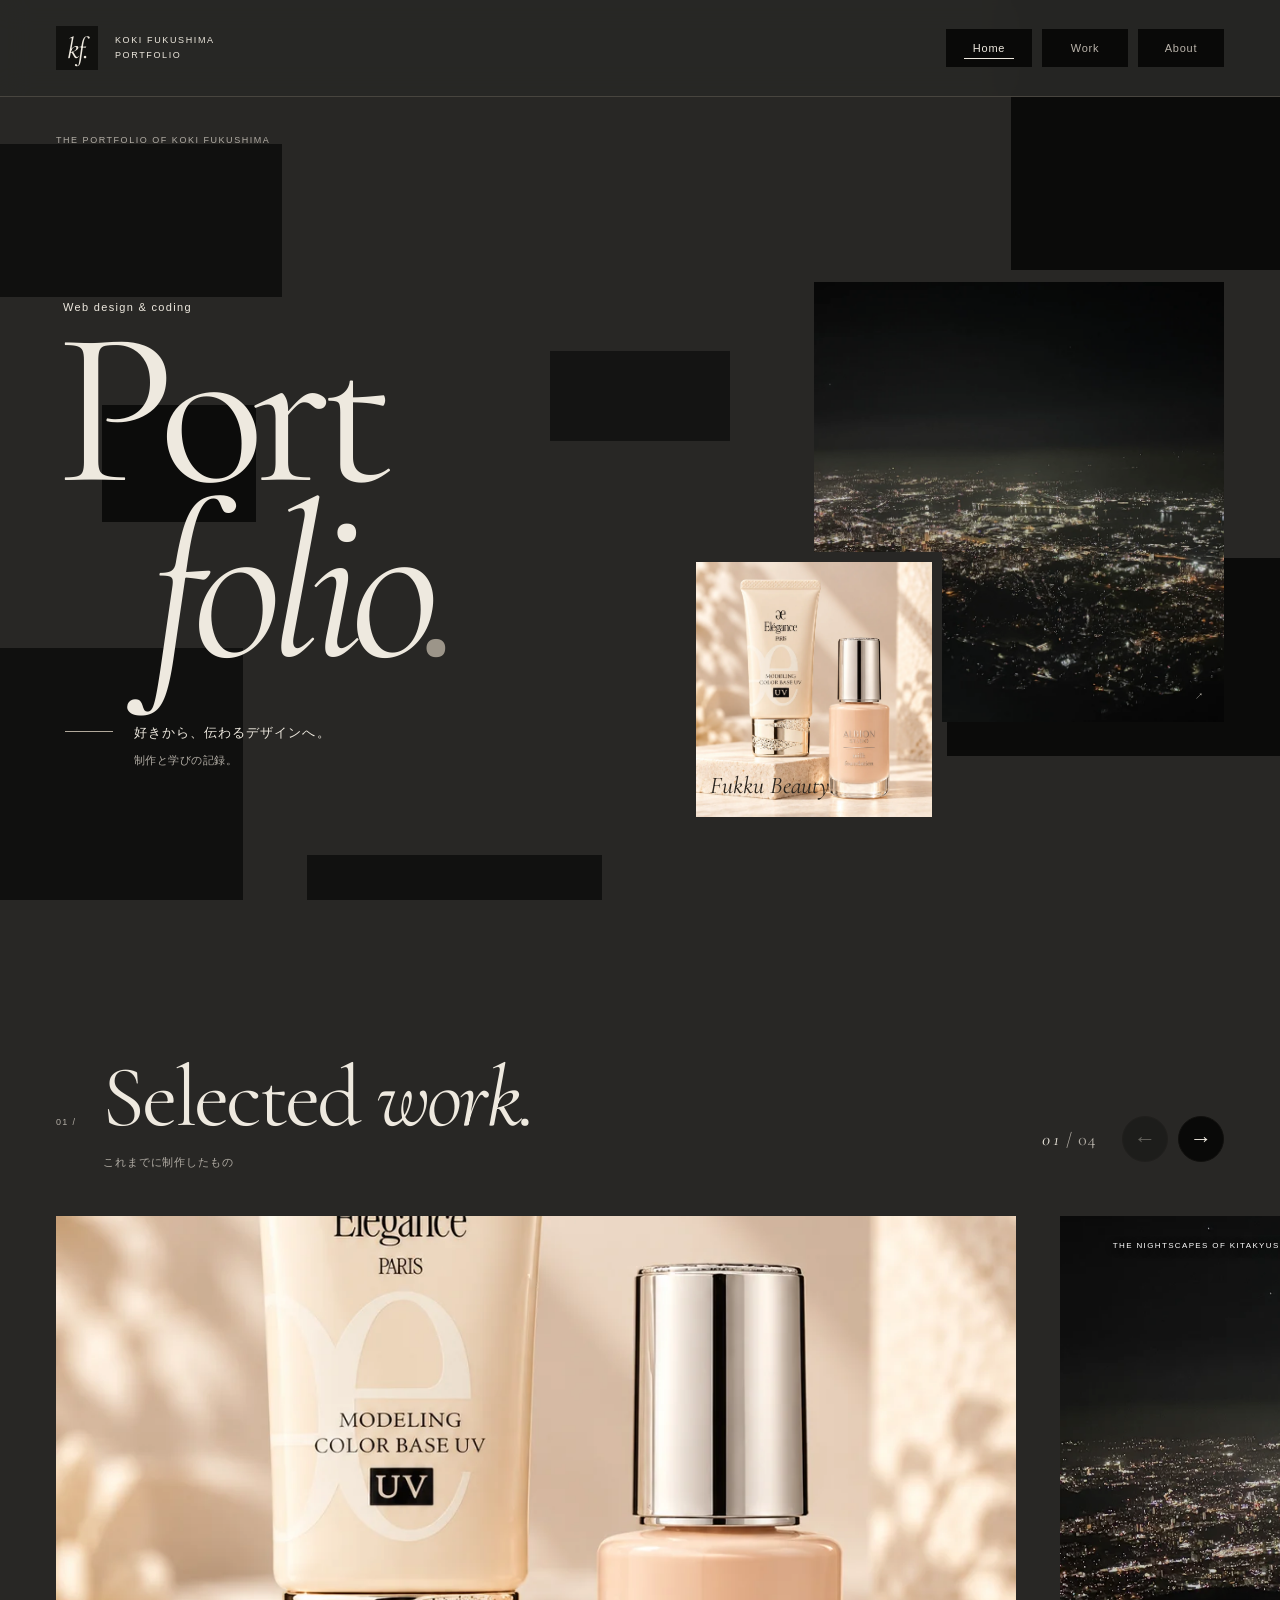
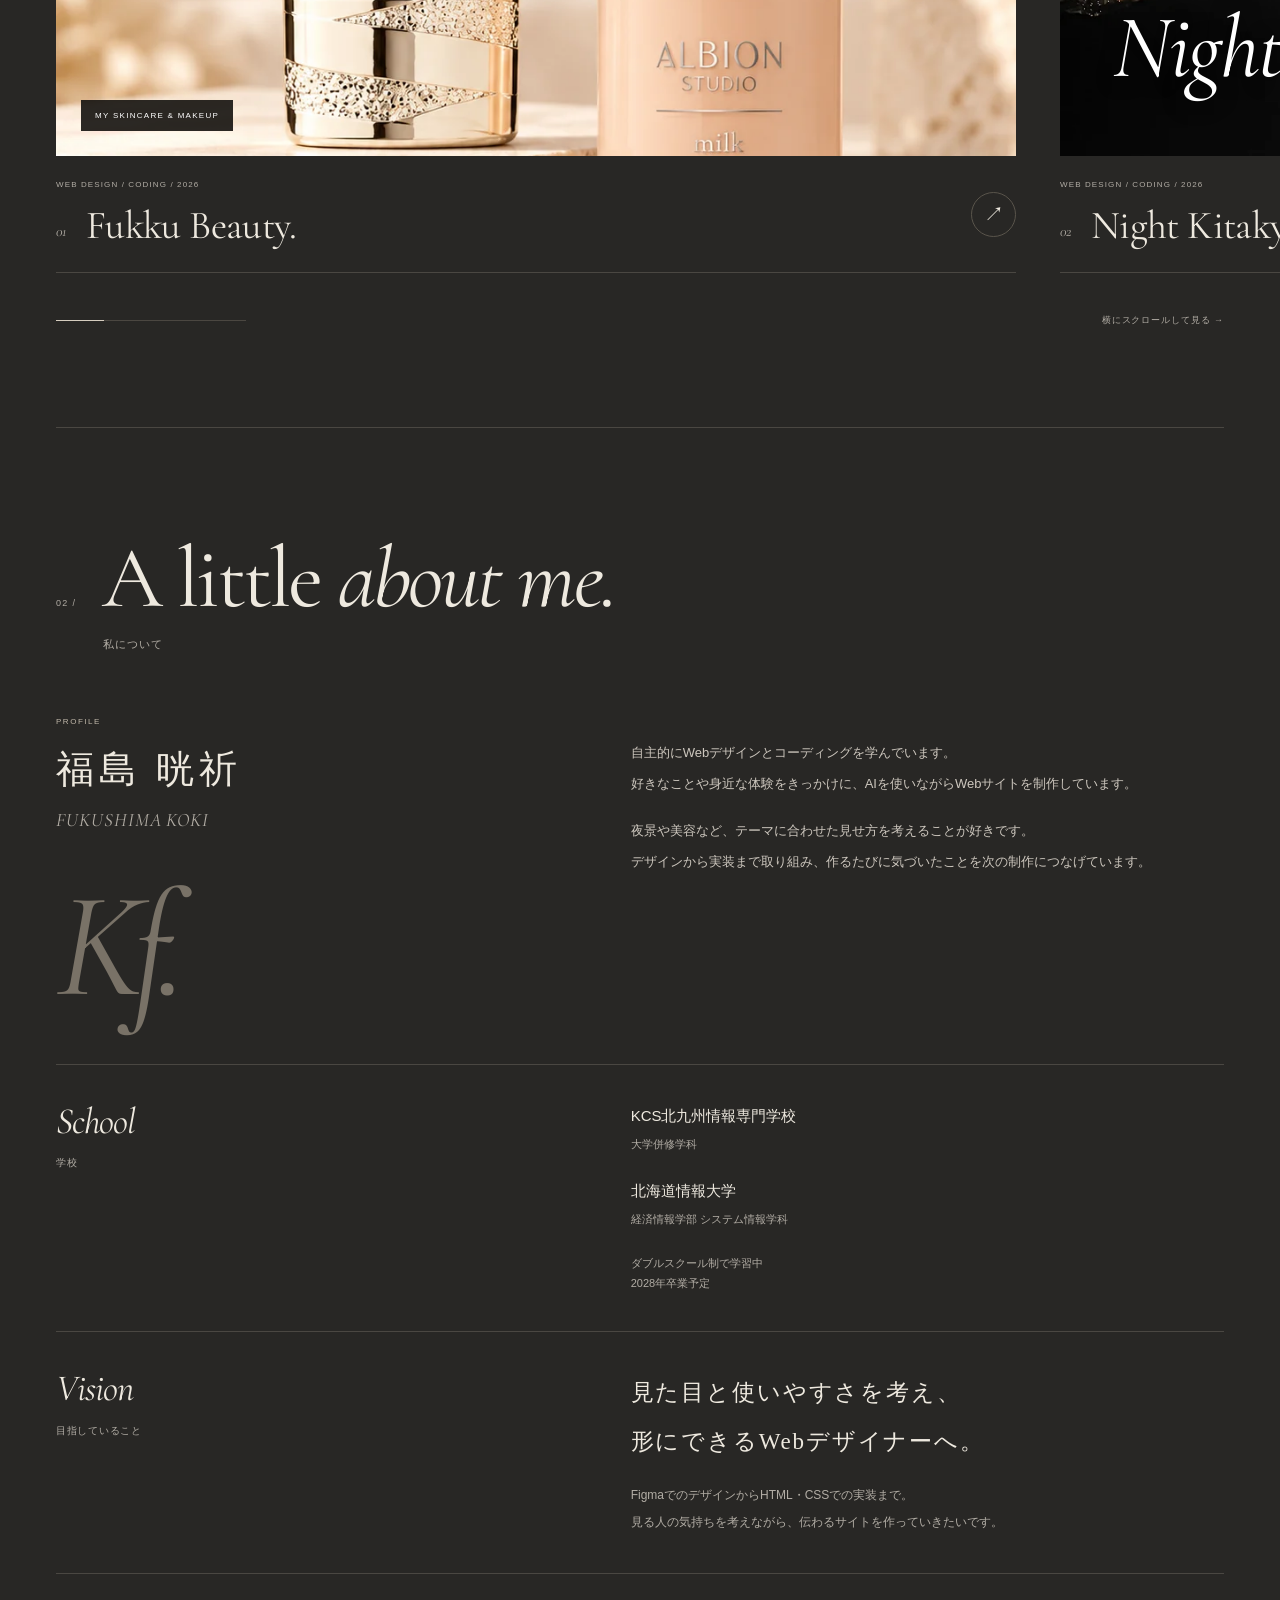
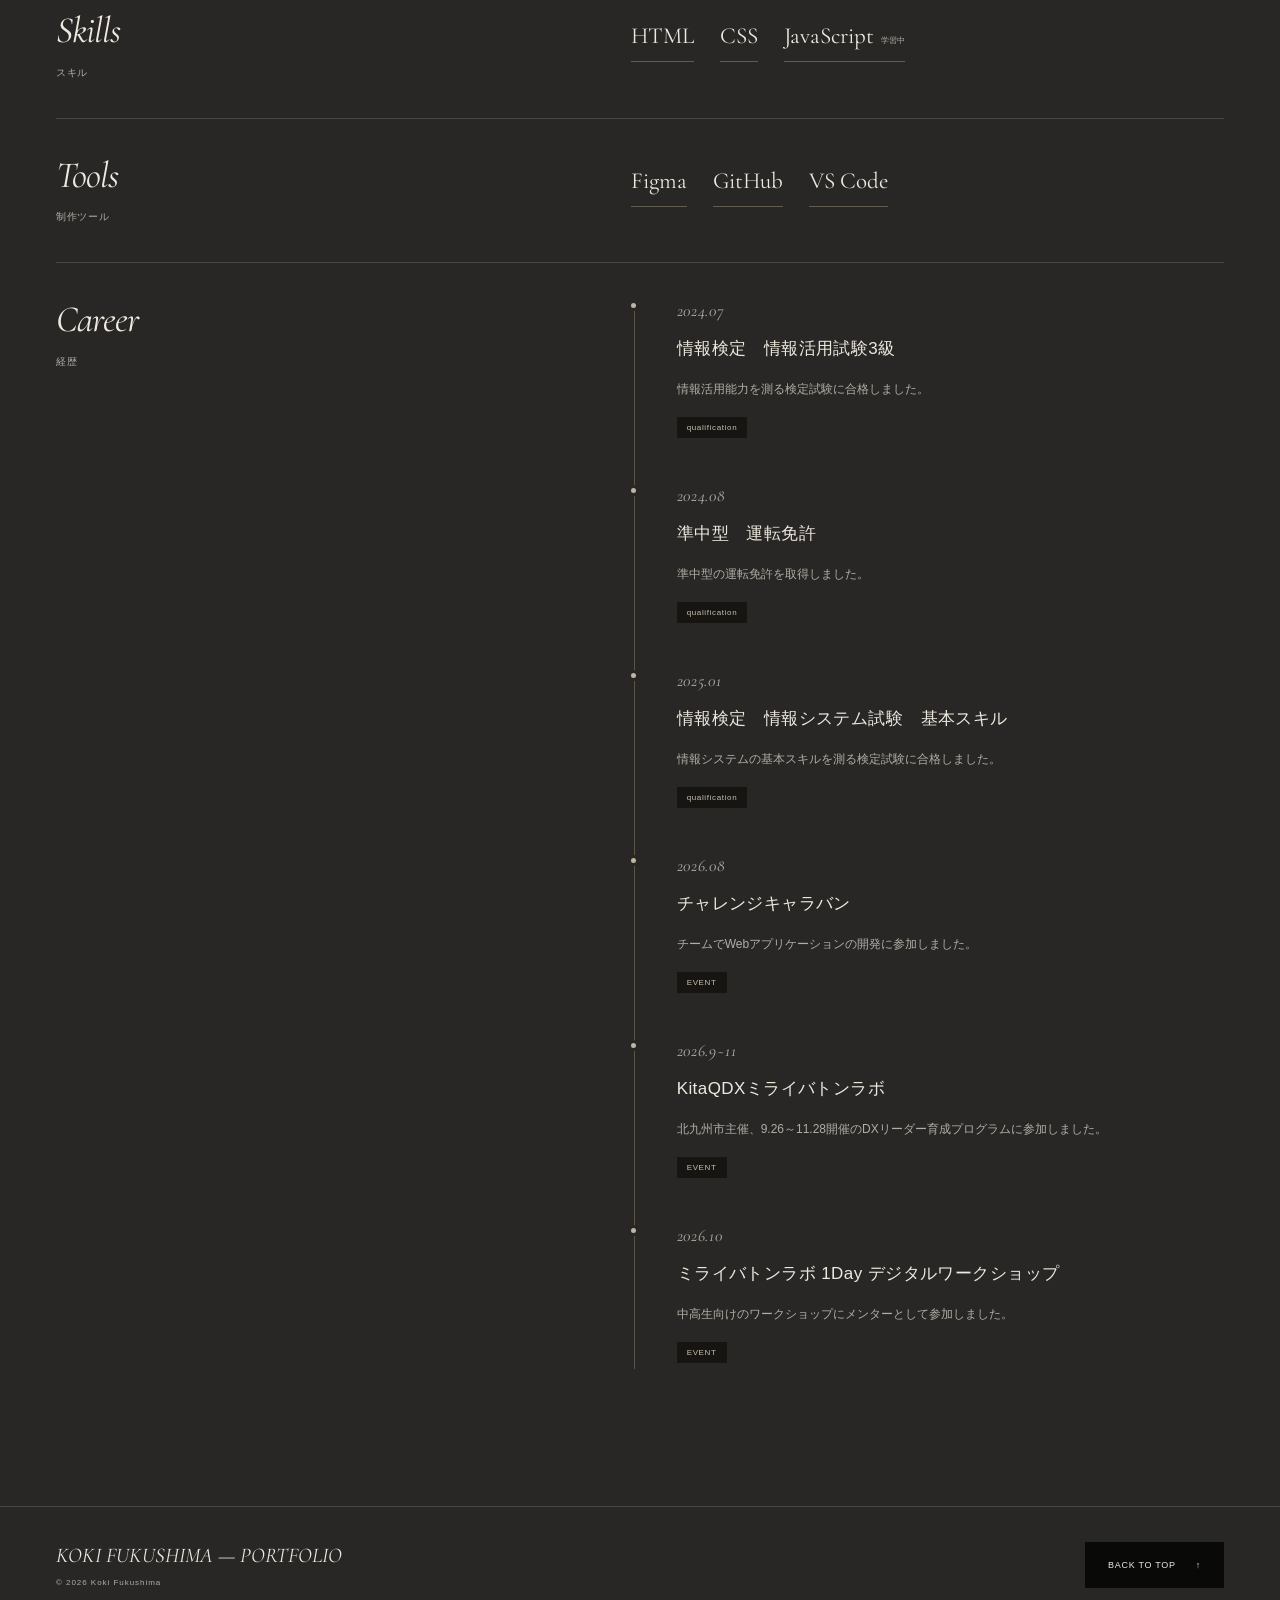
<file: index.html>
<!doctype html>
<html lang="ja">

<head>
  <meta charset="utf-8" />
  <meta name="viewport" content="width=device-width,initial-scale=1" />
  <meta name="theme-color" content="#292929" />
  <title>Koki Fukushima — Portfolio</title>
  <meta name="description" content="福島晄祈のポートフォリオ。Webデザインとコーディングの制作作品、プロフィール、活動の記録を紹介します。" />
  <link rel="icon" href="assets/favicon.svg" type="image/svg+xml" />
  <script>
    // 初回・トップ表示のみ。再訪、ページ内リンク、動きを減らす設定では省略。
    (() => {
      try {
        const navigation = performance.getEntriesByType('navigation')[0];
        if (location.hash || navigation?.type === 'back_forward' ||
          matchMedia('(prefers-reduced-motion: reduce)').matches ||
          sessionStorage.getItem('portfolio-intro-seen')) return;
        document.documentElement.classList.add('intro-active', 'intro-preparing');
        // 外部スクリプトが読み込めなくても、画面をふさぎ続けない。
        window.portfolioIntroSafety = setTimeout(() => {
          document.documentElement.classList.remove('intro-active', 'intro-preparing');
        }, 4000);
      } catch { }
    })();
  </script>
  <link rel="stylesheet" href="assets/fonts/fonts.css" />
  <link rel="stylesheet" href="styles.css" />
  <link rel="stylesheet" href="editorial.css" />
  <link rel="stylesheet" href="intro.css" />
  <script defer src="intro.js"></script>
  <script defer src="app.js"></script>
</head>

<body>
  <div class="site-intro" role="status" aria-label="ポートフォリオを読み込んでいます">
    <div class="intro-content" aria-hidden="true">
      <span class="intro-eyebrow">KOKI FUKUSHIMA</span>
      <span class="intro-monogram">Kf<span>.</span></span>
      <span class="intro-rule"></span>
      <span class="intro-caption">WEB DESIGN &amp; CODING</span>
    </div>
    <button class="intro-skip" type="button">SKIP INTRO <span aria-hidden="true">↗</span></button>
    <span class="intro-edition" aria-hidden="true">PORTFOLIO — 2026</span>
  </div>
  <div class="ambient-background" aria-hidden="true">
    <div class="ambient-scene">
      <span class="ambient-block"></span>
      <span class="ambient-block"></span>
      <span class="ambient-block"></span>
      <span class="ambient-block"></span>
      <span class="ambient-block"></span>
      <span class="ambient-block"></span>
      <span class="ambient-block"></span>
    </div>
  </div>
  <a class="skip" href="#main">本文へスキップ</a>
  <header class="site-header">
    <div class="wrap header-inner">
      <a class="brand" href="index.html#home" aria-label="福島晄祈のポートフォリオ ホーム">
        <span class="brand-mark">kf.</span>
        <span class="brand-name">KOKI FUKUSHIMA<br />PORTFOLIO</span>
      </a>
      <nav class="nav" aria-label="メインナビゲーション">
        <a href="#home" aria-current="location">Home</a>
        <a href="#work">Work</a>
        <a href="#about">About</a>
      </nav>
    </div>
  </header>

  <main id="main">
    <section id="home" class="hero wrap fade-in" aria-labelledby="home-title">
      <div class="hero-top">
        <p class="micro">THE PORTFOLIO OF KOKI FUKUSHIMA</p>
      </div>
      <div class="hero-editorial">
        <div class="hero-type">
          <p class="hero-pretitle">Web design & coding</p>
          <h1 id="home-title" aria-label="Portfolio">
            <span class="title-first">Port</span>
            <span class="title-second">folio<span class="title-period">.</span></span>
          </h1>
          <div class="hero-description">
            <span class="fine-line" aria-hidden="true"></span>
            <p>好きから、伝わるデザインへ。<br /><span>制作と学びの記録。</span></p>
          </div>
        </div>
        <div class="hero-composition">
          <a class="hero-image hero-image-night" href="work/night-kitakyu/index.html"
            aria-label="Night Kitakyuの作品詳細を見る">
            <img src="assets/night.webp" alt="北九州の街に広がる夜景" fetchpriority="high" />
            <span class="hero-image-label">
              02 / NIGHT KITAKYU <span aria-hidden="true">↗</span>
            </span>
          </a>
          <a class="hero-image hero-image-beauty" href="work/fukku-beauty/index.html"
            aria-label="Fukku Beauty.の作品詳細を見る">
            <img src="assets/beauty.webp" alt="やわらかな光の中のメイク用品" />
            <span class="hero-beauty-label">Fukku Beauty.</span>
          </a>
        </div>
      </div>
    </section>

    <section id="work" class="section work-section" aria-labelledby="work-title">
      <div class="wrap section-head">
        <div>
          <div class="section-heading">
            <span class="section-index">01 /</span>
            <h2 id="work-title">Selected <em>work.</em></h2>
          </div>
          <p class="section-sub">これまでに制作したもの</p>
        </div>
        <div class="work-controls">
          <p class="work-count" aria-live="polite" aria-atomic="true">
            <strong data-current>01</strong> / 04
          </p>
          <button class="arrow-button" data-direction="prev" type="button" aria-label="前の作品へ" disabled>
            <span class="arrow-icon" aria-hidden="true">←</span>
          </button>
          <button class="arrow-button" data-direction="next" type="button" aria-label="次の作品へ">
            <span class="arrow-icon" aria-hidden="true">→</span>
          </button>
        </div>
      </div>
      <div class="work-track" tabindex="0" role="region" aria-label="作品一覧。横スクロール、左右の矢印キー、または前後のボタンで移動できます">
        <article class="work-card">
          <a class="card-link" href="work/fukku-beauty/index.html" aria-label="Fukku Beauty.の作品詳細を見る">
            <div class="card-visual visual-beauty">
              <img src="assets/beauty.webp" alt="メイク・スキンケアサイトで使用しているベースメイク用品の画像" loading="lazy" decoding="async" />
              <span class="visual-label">MY SKINCARE & MAKEUP</span>
            </div>
            <div class="card-meta">
              <div>
                <p class="card-kicker">
                  WEB DESIGN / CODING <span aria-hidden="true"> / </span> 2026
                </p>
                <h3><span class="card-number">01</span>Fukku Beauty.</h3>
              </div>
              <span class="card-open" aria-hidden="true">↗</span>
            </div>
          </a>
        </article>
        <article class="work-card">
          <a class="card-link" href="work/night-kitakyu/index.html" aria-label="Night Kitakyuの作品詳細を見る">
            <div class="card-visual visual-night">
              <img src="assets/night.webp" alt="Night Kitakyuで使用している皿倉山からの夜景写真" loading="lazy" decoding="async" />
              <span class="visual-title">Night Kitakyu</span>
              <span class="visual-corner">THE NIGHTSCAPES OF KITAKYUSHU</span>
            </div>
            <div class="card-meta">
              <div>
                <p class="card-kicker">
                  WEB DESIGN / CODING <span aria-hidden="true"> / </span> 2026
                </p>
                <h3><span class="card-number">02</span>Night Kitakyu</h3>
              </div>
              <span class="card-open" aria-hidden="true">↗</span>
            </div>
          </a>
        </article>
        <article class="work-card">
          <a class="card-link" href="work/toresyoku/index.html" aria-label="トレ食の作品詳細を見る">
            <div class="card-visual visual-toresyoku">
              <img src="assets/toresyoku.webp" alt="トレ食のロゴ。食事とトレーニングを組み合わせた赤いビジュアル" loading="lazy" decoding="async" />
            </div>
            <div class="card-meta">
              <div>
                <p class="card-kicker">
                  WEB DESIGN / CODING <span aria-hidden="true"> / </span> 2026
                </p>
                <h3><span class="card-number">03</span>トレ食</h3>
              </div>
              <span class="card-open" aria-hidden="true">↗</span>
            </div>
          </a>
        </article>
        <article class="work-card">
          <a class="card-link" href="work/mens-makeup/index.html" aria-label="メンズメイク基礎編の作品詳細を見る">
            <div class="card-visual visual-mens">
              <img src="assets/mens.webp" alt="メンズメイク基礎編で使用している洗顔のイラスト" loading="lazy" decoding="async" />
              <span class="visual-label">清潔感、たったの５ステップで。</span>
            </div>
            <div class="card-meta">
              <div>
                <p class="card-kicker">
                  WEB DESIGN / CODING <span aria-hidden="true"> / </span> 2026
                </p>
                <h3><span class="card-number">04</span>メンズメイク基礎編</h3>
              </div>
              <span class="card-open" aria-hidden="true">↗</span>
            </div>
          </a>
        </article>
      </div>
      <div class="wrap work-foot">
        <div class="progress" aria-hidden="true">
          <div class="progress-bar"></div>
        </div>
        <p class="work-hint">横にスクロールして見る <span aria-hidden="true">→</span></p>
      </div>
    </section>

    <section id="about" class="section about wrap" aria-labelledby="about-title">
      <div class="section-heading">
        <span class="section-index">02 /</span>
        <h2 id="about-title">A little <em>about me.</em></h2>
      </div>
      <p class="section-sub">私について</p>
      <div class="about-intro">
        <div>
          <p class="profile-caption">PROFILE</p>
          <h3 class="profile-name">福島 晄祈</h3>
          <p class="profile-en">FUKUSHIMA KOKI</p>
          <div class="profile-mark" aria-hidden="true">Kf.</div>
        </div>
        <div class="profile-text">
          <p>自主的にWebデザインとコーディングを学んでいます。<br />好きなことや身近な体験をきっかけに、AIを使いながらWebサイトを制作しています。</p>
          <p>夜景や美容など、テーマに合わせた見せ方を考えることが好きです。<br />デザインから実装まで取り組み、作るたびに気づいたことを次の制作につなげています。</p>
        </div>
      </div>
      <div class="about-group">
        <div class="group-label">
          <h3 lang="en">School</h3>
          <p>学校</p>
        </div>
        <div>
          <div class="education-item">
            <p class="school">KCS北九州情報専門学校</p>
            <p class="school-detail">大学併修学科</p>
          </div>
          <div class="education-item">
            <p class="school">北海道情報大学</p>
            <p class="school-detail">経済情報学部 システム情報学科</p>
            <br />
            <p class="school-detail">ダブルスクール制で学習中<br />2028年卒業予定</p>
          </div>
        </div>
      </div>
      <div class="about-group">
        <div class="group-label">
          <h3 lang="en">Vision</h3>
          <p>目指していること</p>
        </div>
        <div>
          <p class="about-vision">見た目と使いやすさを考え、<br />形にできるWebデザイナーへ。</p>
          <p class="about-note">
            FigmaでのデザインからHTML・CSSでの実装まで。<br />
            見る人の気持ちを考えながら、伝わるサイトを作っていきたいです。
          </p>
        </div>
      </div>
      <div class="about-group">
        <div class="group-label">
          <h3 lang="en">Skills</h3>
          <p>スキル</p>
        </div>
        <div>
          <div class="skills">
            <span class="skill">HTML</span>
            <span class="skill">CSS</span>
            <span class="skill">JavaScript<small>学習中</small></span>
          </div>
        </div>
      </div>
      <div class="about-group">
        <div class="group-label">
          <h3 lang="en">Tools</h3>
          <p>制作ツール</p>
        </div>
        <div>
          <div class="skills">
            <span class="skill">Figma</span>
            <span class="skill">GitHub</span>
            <span class="skill">VS Code</span>
          </div>
        </div>
      </div>
      <div class="about-group events">
        <div class="group-label">
          <h3 lang="en">Career</h3>
          <p>経歴</p>
        </div>
        <div class="timeline">
          <article class="timeline-item">
            <time datetime="2024-07">2024.07</time>
            <h4>情報検定　情報活用試験3級</h4>
            <p>情報活用能力を測る検定試験に合格しました。</p>
            <span class="event-type">qualification</span>
          </article>

          <article class="timeline-item">
            <time datetime="2024-08">2024.08</time>
            <h4>準中型　運転免許</h4>
            <p>準中型の運転免許を取得しました。</p>
            <span class="event-type">qualification</span>
          </article>

          <article class="timeline-item">
            <time datetime="2025-01">2025.01</time>
            <h4>情報検定　情報システム試験　基本スキル</h4>
            <p>情報システムの基本スキルを測る検定試験に合格しました。</p>
            <span class="event-type">qualification</span>
          </article>

          <article class="timeline-item">
            <time datetime="2026-08">2026.08</time>
            <h4>チャレンジキャラバン</h4>
            <p>チームでWebアプリケーションの開発に参加しました。</p>
            <span class="event-type">EVENT</span>
          </article>

          <article class="timeline-item">
            <time datetime="2026-10">2026.9~11</time>
            <h4>KitaQDXミライバトンラボ</h4>
            <p>北九州市主催、9.26～11.28開催のDXリーダー育成プログラムに参加しました。</p>
            <span class="event-type">EVENT</span>
          </article>

          <article class="timeline-item">
            <time datetime="2026-10">2026.10</time>
            <h4>ミライバトンラボ 1Day デジタルワークショップ</h4>
            <p>中高生向けのワークショップにメンターとして参加しました。</p>
            <span class="event-type">EVENT</span>
          </article>
        </div>
      </div>
    </section>
  </main>

  <footer class="footer">
    <div class="wrap footer-inner">
      <div>
        <p class="footer-title">KOKI FUKUSHIMA — PORTFOLIO</p>
        <p class="footer-copy">© 2026 Koki Fukushima</p>
      </div>
      <a class="back-top" href="index.html#home">BACK TO TOP <span aria-hidden="true">↑</span></a>
    </div>
  </footer>
</body>

</html>
</file>
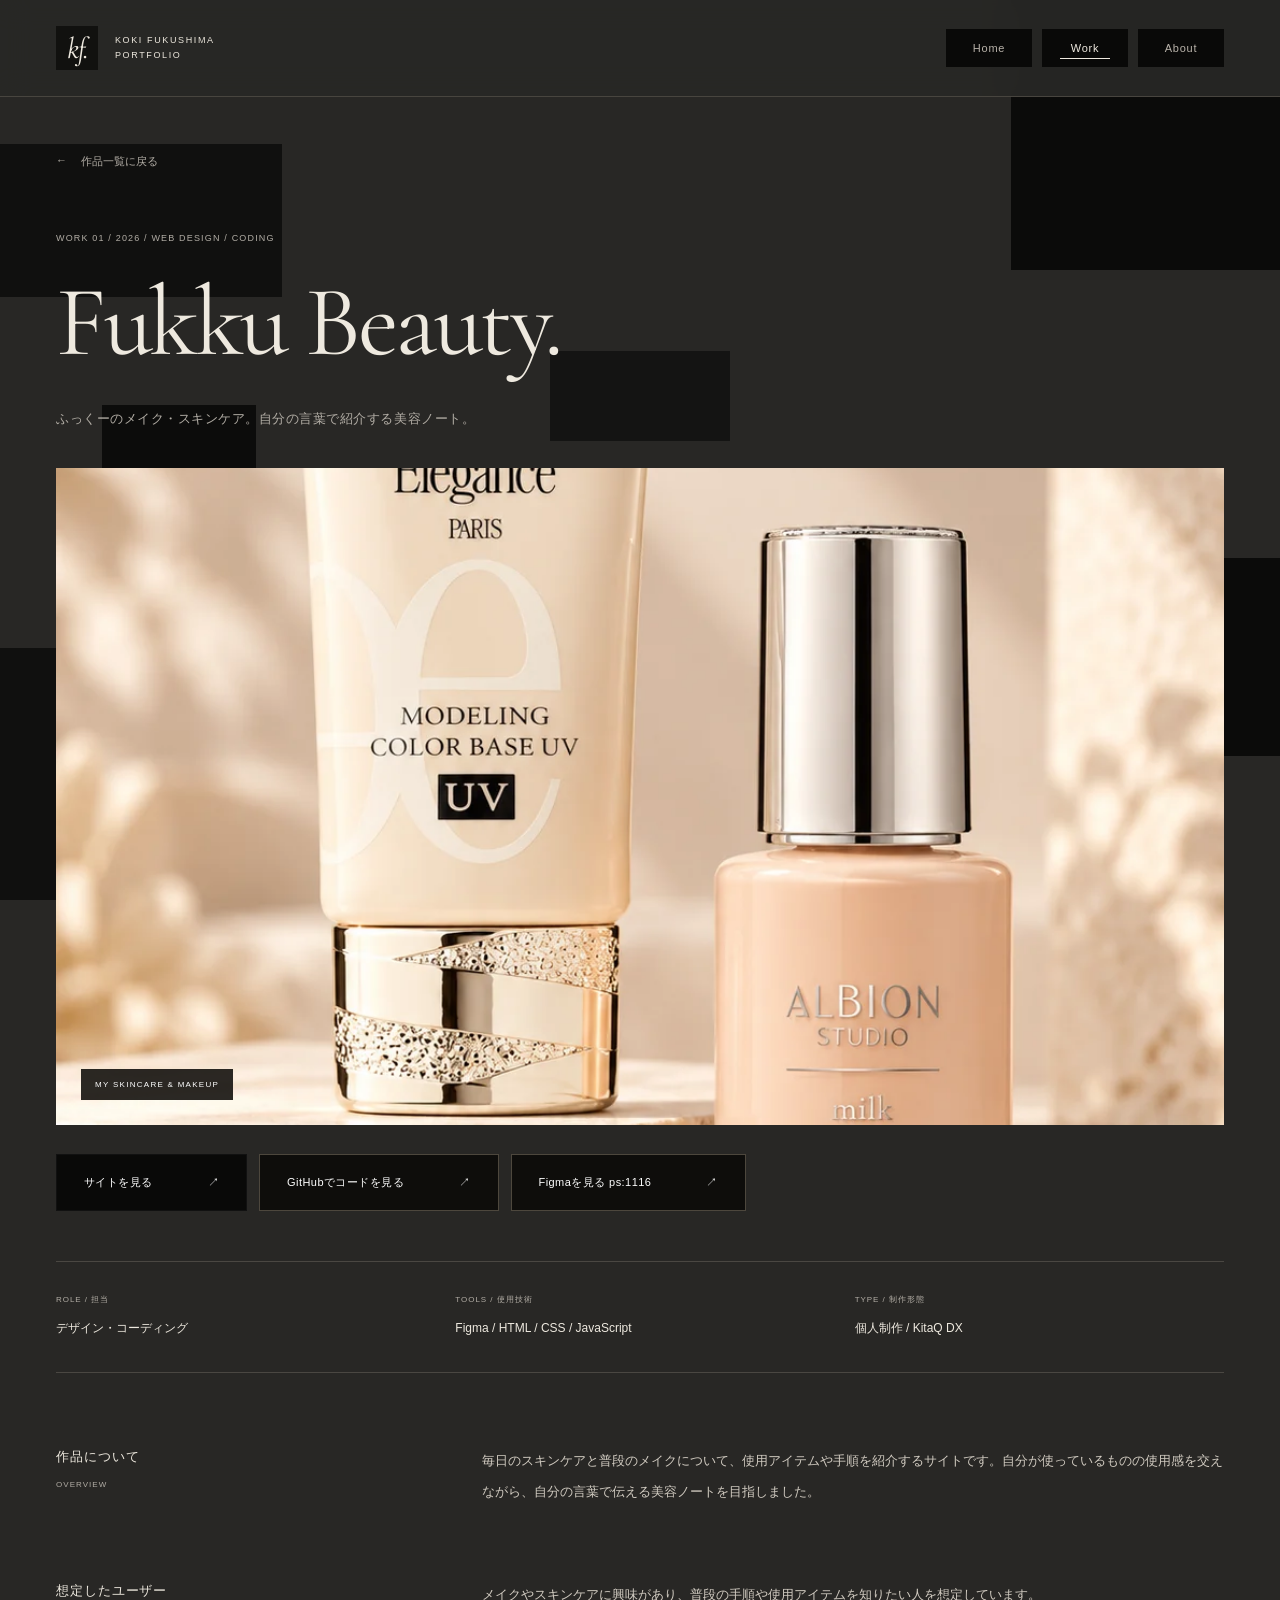
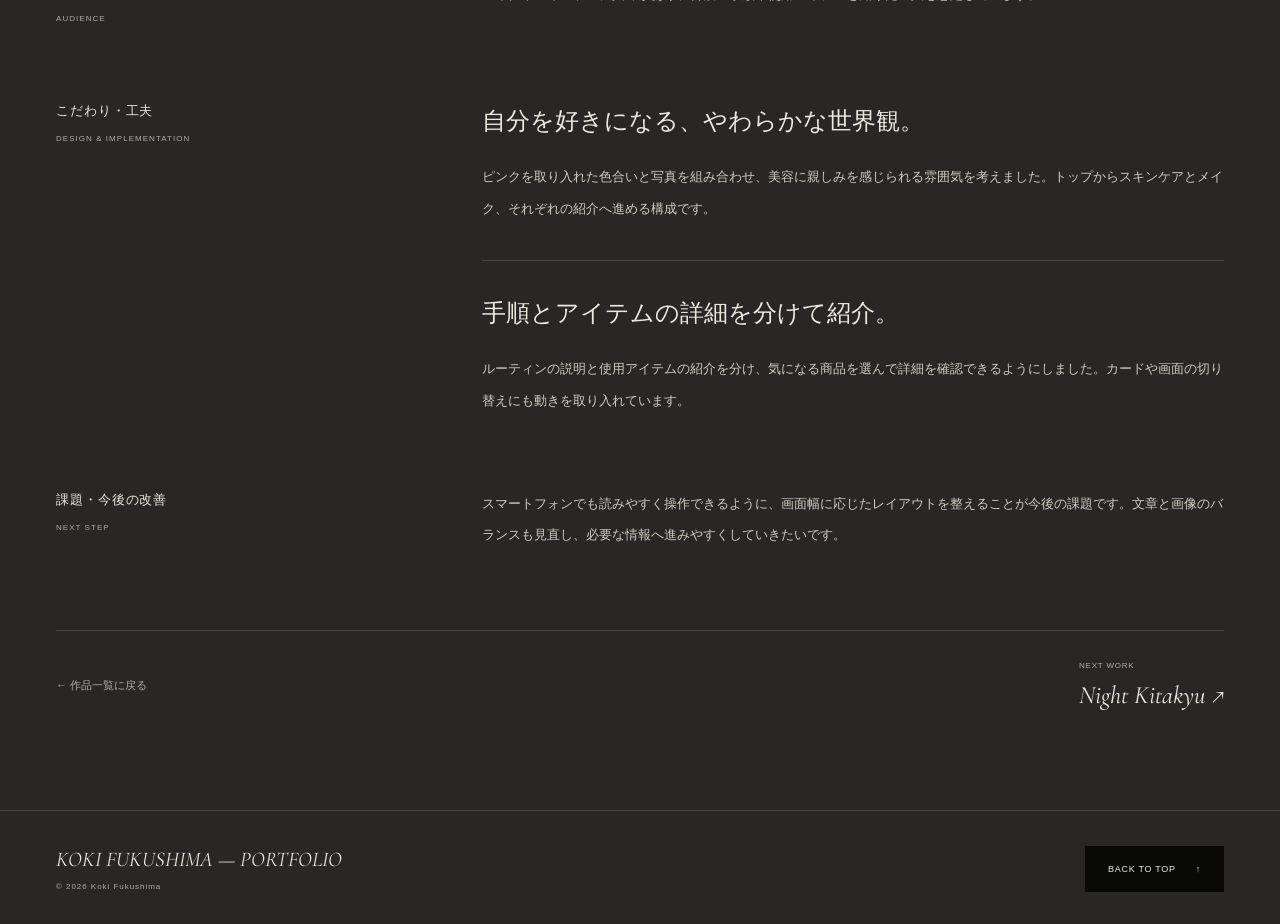
<file: work/fukku-beauty/index.html>
<!doctype html>
<html lang="ja">
  <head>
    <meta charset="utf-8" />
    <meta name="viewport" content="width=device-width,initial-scale=1" />
    <meta name="theme-color" content="#292929" />
    <title>Fukku Beauty. — Koki Fukushima Portfolio</title>
    <meta
      name="description"
      content="ふっくーのメイク・スキンケア。自分の言葉で紹介する美容ノート。"
    />
    <link rel="icon" href="../../assets/favicon.svg" type="image/svg+xml" />
    <link rel="stylesheet" href="../../assets/fonts/fonts.css" />
    <link rel="stylesheet" href="../../styles.css" />
    <link rel="stylesheet" href="../../editorial.css" />
    <script defer src="../../app.js"></script>
  </head>

  <body>
    <div class="ambient-background" aria-hidden="true">
      <div class="ambient-scene">
        <span class="ambient-block"></span>
        <span class="ambient-block"></span>
        <span class="ambient-block"></span>
        <span class="ambient-block"></span>
        <span class="ambient-block"></span>
        <span class="ambient-block"></span>
        <span class="ambient-block"></span>
      </div>
    </div>
    <a class="skip" href="#main">本文へスキップ</a>
    <header class="site-header">
      <div class="wrap header-inner">
        <a
          class="brand"
          href="../../index.html#home"
          aria-label="福島こうきのポートフォリオ ホーム"
        >
          <span class="brand-mark">kf.</span>
          <span class="brand-name">KOKI FUKUSHIMA<br />PORTFOLIO</span>
        </a>
        <nav class="nav" aria-label="メインナビゲーション">
          <a href="../../index.html#home">Home</a>
          <a href="../../index.html#work" aria-current="page">Work</a>
          <a href="../../index.html#about">About</a>
        </nav>
      </div>
    </header>

    <main id="main" class="detail-main wrap fade-in">
      <a class="back-link" href="../../index.html#work">
        <span aria-hidden="true">←</span> 作品一覧に戻る
      </a>
      <div class="detail-heading">
        <p class="micro muted">WORK 01 / 2026 / WEB DESIGN / CODING</p>
        <h1>Fukku Beauty.</h1>
        <p class="detail-subtitle">
          ふっくーのメイク・スキンケア。自分の言葉で紹介する美容ノート。
        </p>
      </div>
      <div class="card-visual visual-beauty">
        <img
          src="../../assets/beauty.webp"
          alt="メイク・スキンケアサイトで使用しているベースメイク用品の画像"
          fetchpriority="high"
          decoding="async"
        />
        <span class="visual-label">MY SKINCARE & MAKEUP</span>
      </div>
      <div class="detail-actions">
        <a
          class="button"
          href="https://fukushimakouki.github.io/fukushima-s_makeup-skincare/"
          target="_blank"
          rel="noopener noreferrer"
        >
          サイトを見る <span aria-hidden="true">↗</span><span class="sr-only">（新しいタブ）</span>
        </a>
        <a
          class="button secondary"
          href="https://github.com/fukushimakouki/fukushima-s_makeup-skincare"
          target="_blank"
          rel="noopener noreferrer"
        >
          GitHubでコードを見る <span aria-hidden="true">↗</span><span class="sr-only">（新しいタブ）</span>
        </a>
        <a
          class="button secondary"
          href="https://www.figma.com/design/icxVZ8p82i5xNgPwbZN73j/Fukku-Beauty%EF%BD%9CWeb%E3%83%87%E3%82%B6%E3%82%A4%E3%83%B3?node-id=2-56&p=f&t=NjGhZda35REwZUn2-0"
          target="_blank"
          rel="noopener noreferrer"
        >
          Figmaを見る  ps:1116 <span aria-hidden="true">↗</span><span class="sr-only">（新しいタブ）</span>
        </a>
      </div>
      <dl class="project-facts">
        <div>
          <dt>ROLE / 担当</dt>
          <dd>デザイン・コーディング</dd>
        </div>
        <div>
          <dt>TOOLS / 使用技術</dt>
          <dd>Figma / HTML / CSS / JavaScript</dd>
        </div>
        <div>
          <dt>TYPE / 制作形態</dt>
          <dd>個人制作 / KitaQ DX</dd>
        </div>
      </dl>

      <section class="detail-section">
        <h2>作品について<span>OVERVIEW</span></h2>
        <div class="detail-copy">
          <p>
            毎日のスキンケアと普段のメイクについて、使用アイテムや手順を紹介するサイトです。自分が使っているものの使用感を交えながら、自分の言葉で伝える美容ノートを目指しました。
          </p>
        </div>
      </section>

      <section class="detail-section">
        <h2>想定したユーザー<span>AUDIENCE</span></h2>
        <div class="detail-copy">
          <p>
            メイクやスキンケアに興味があり、普段の手順や使用アイテムを知りたい人を想定しています。
          </p>
        </div>
      </section>

      <section class="detail-section">
        <h2>こだわり・工夫<span>DESIGN & IMPLEMENTATION</span></h2>
        <div class="detail-copy">
          <article>
            <h3>自分を好きになる、やわらかな世界観。</h3>
            <p>
              ピンクを取り入れた色合いと写真を組み合わせ、美容に親しみを感じられる雰囲気を考えました。トップからスキンケアとメイク、それぞれの紹介へ進める構成です。
            </p>
          </article>
          <article>
            <h3>手順とアイテムの詳細を分けて紹介。</h3>
            <p>
              ルーティンの説明と使用アイテムの紹介を分け、気になる商品を選んで詳細を確認できるようにしました。カードや画面の切り替えにも動きを取り入れています。
            </p>
          </article>
        </div>
      </section>

      <section class="detail-section">
        <h2>課題・今後の改善<span>NEXT STEP</span></h2>
        <div class="detail-copy">
          <p>
            スマートフォンでも読みやすく操作できるように、画面幅に応じたレイアウトを整えることが今後の課題です。文章と画像のバランスも見直し、必要な情報へ進みやすくしていきたいです。
          </p>
        </div>
      </section>

      <div class="detail-bottom">
        <a class="back-link" href="../../index.html#work">← 作品一覧に戻る</a>
        <a class="detail-next" href="../night-kitakyu/index.html">
          <small>NEXT WORK</small>Night Kitakyu ↗
        </a>
      </div>
    </main>

    <footer class="footer">
      <div class="wrap footer-inner">
        <div>
          <p class="footer-title">KOKI FUKUSHIMA — PORTFOLIO</p>
          <p class="footer-copy">© 2026 Koki Fukushima</p>
        </div>
        <a class="back-top" href="../../index.html#home">
          BACK TO TOP <span aria-hidden="true">↑</span>
        </a>
      </div>
    </footer>
  </body>
</html>
</file>
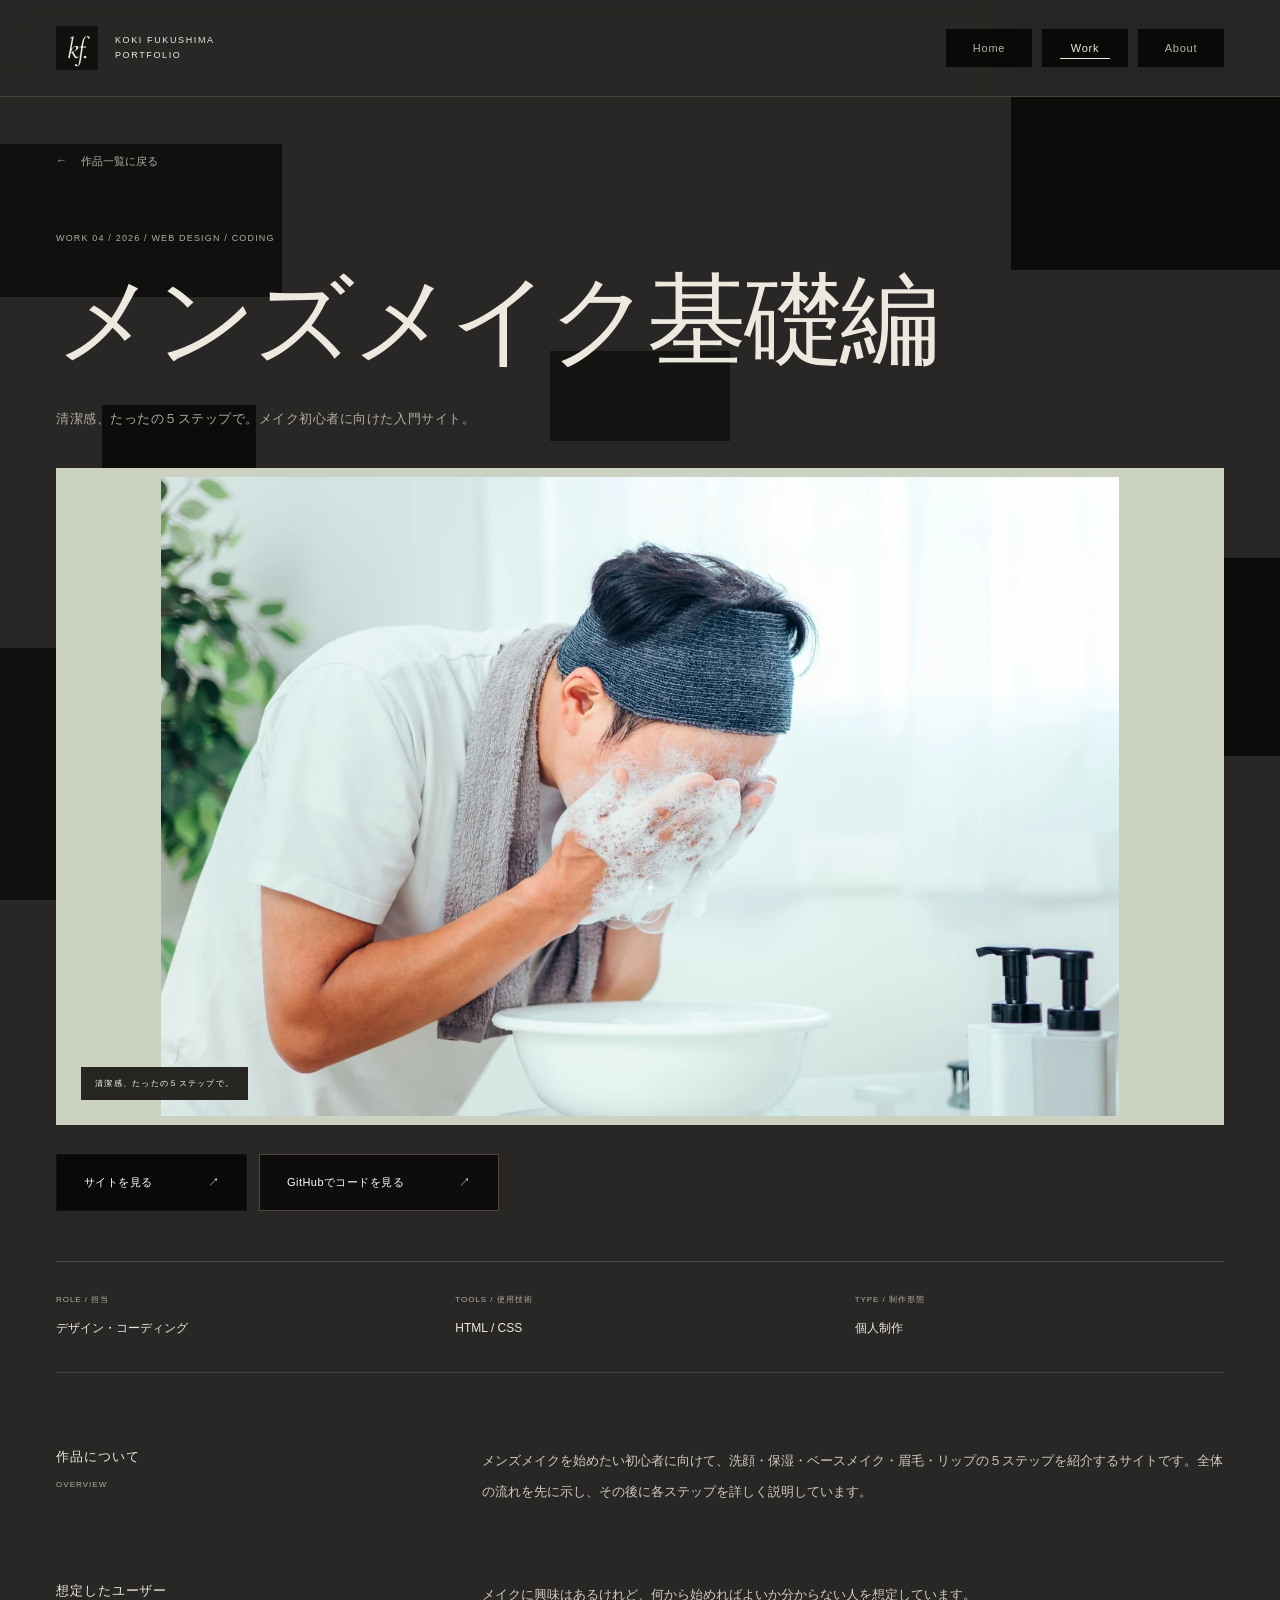
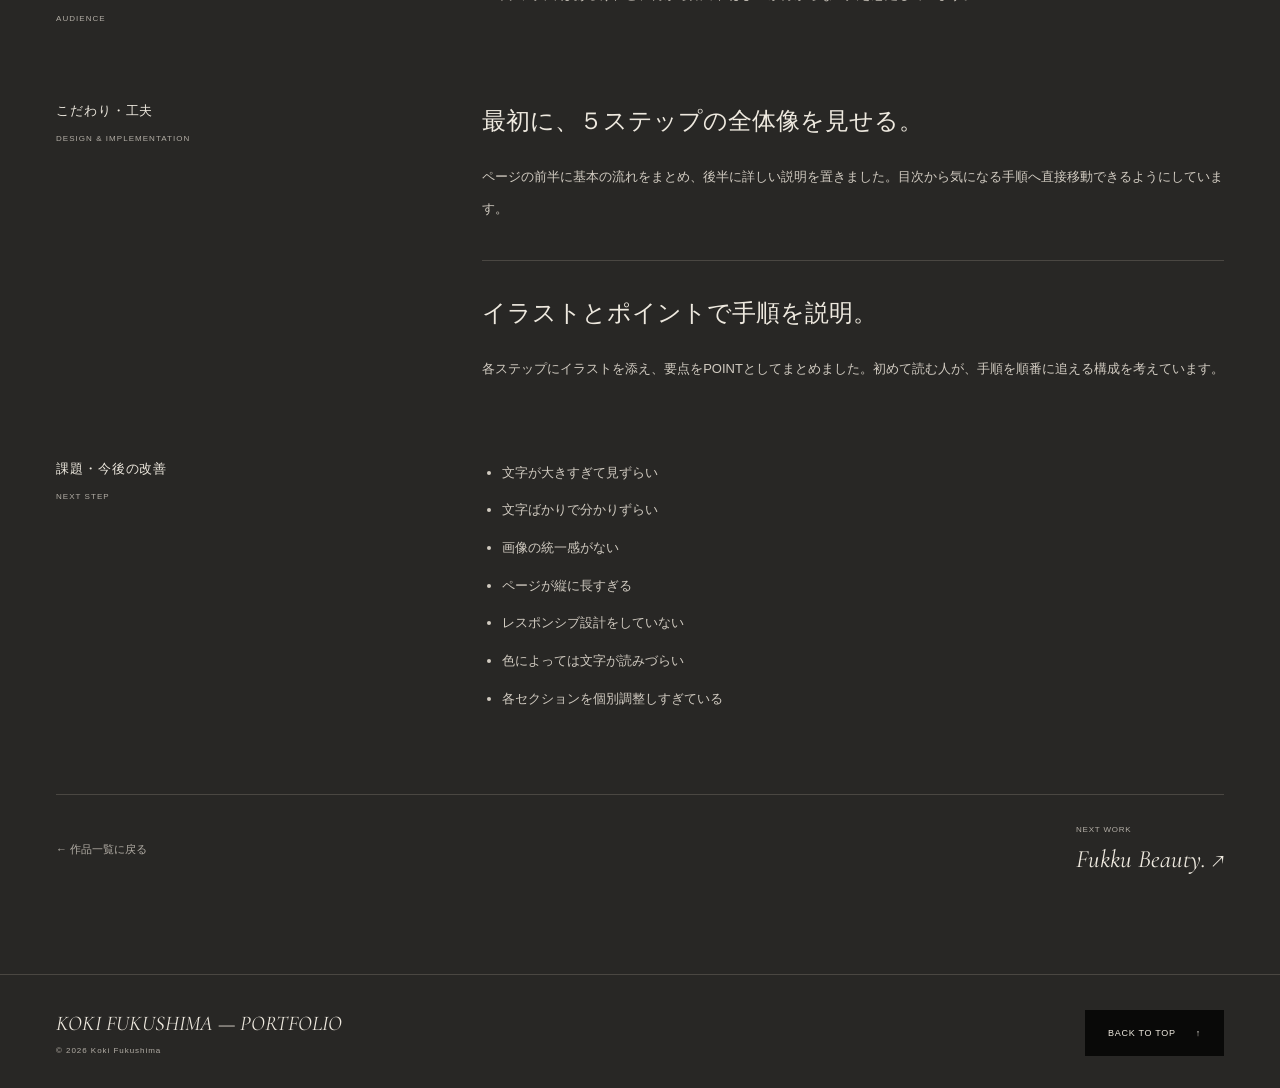
<file: work/mens-makeup/index.html>
<!doctype html>
<html lang="ja">
  <head>
    <meta charset="utf-8" />
    <meta name="viewport" content="width=device-width,initial-scale=1" />
    <meta name="theme-color" content="#292929" />
    <title>メンズメイク基礎編 — Koki Fukushima Portfolio</title>
    <meta
      name="description"
      content="清潔感、たったの５ステップで。メイク初心者に向けた入門サイト。"
    />
    <link rel="icon" href="../../assets/favicon.svg" type="image/svg+xml" />
    <link rel="stylesheet" href="../../assets/fonts/fonts.css" />
    <link rel="stylesheet" href="../../styles.css" />
    <link rel="stylesheet" href="../../editorial.css" />
    <script defer src="../../app.js"></script>
  </head>

  <body>
    <div class="ambient-background" aria-hidden="true">
      <div class="ambient-scene">
        <span class="ambient-block"></span>
        <span class="ambient-block"></span>
        <span class="ambient-block"></span>
        <span class="ambient-block"></span>
        <span class="ambient-block"></span>
        <span class="ambient-block"></span>
        <span class="ambient-block"></span>
      </div>
    </div>
    <a class="skip" href="#main">本文へスキップ</a>
    <header class="site-header">
      <div class="wrap header-inner">
        <a
          class="brand"
          href="../../index.html#home"
          aria-label="福島こうきのポートフォリオ ホーム"
        >
          <span class="brand-mark">kf.</span>
          <span class="brand-name">KOKI FUKUSHIMA<br />PORTFOLIO</span>
        </a>
        <nav class="nav" aria-label="メインナビゲーション">
          <a href="../../index.html#home">Home</a>
          <a href="../../index.html#work" aria-current="page">Work</a>
          <a href="../../index.html#about">About</a>
        </nav>
      </div>
    </header>

    <main id="main" class="detail-main wrap fade-in">
      <a class="back-link" href="../../index.html#work">
        <span aria-hidden="true">←</span> 作品一覧に戻る
      </a>
      <div class="detail-heading">
        <p class="micro muted">WORK 04 / 2026 / WEB DESIGN / CODING</p>
        <h1>メンズメイク基礎編</h1>
        <p class="detail-subtitle">
          清潔感、たったの５ステップで。メイク初心者に向けた入門サイト。
        </p>
      </div>
      <div class="card-visual visual-mens">
        <img
          src="../../assets/mens.webp"
          alt="メンズメイク基礎編で使用している洗顔のイラスト"
          fetchpriority="high"
          decoding="async"
        />
        <span class="visual-label">清潔感、たったの５ステップで。</span>
      </div>
      <div class="detail-actions">
        <a
          class="button"
          href="https://fukushimakouki.github.io/mens_makeup/"
          target="_blank"
          rel="noopener noreferrer"
        >
          サイトを見る <span aria-hidden="true">↗</span><span class="sr-only">（新しいタブ）</span>
        </a>
        <a
          class="button secondary"
          href="https://github.com/fukushimakouki/mens_makeup"
          target="_blank"
          rel="noopener noreferrer"
        >
          GitHubでコードを見る <span aria-hidden="true">↗</span><span class="sr-only">（新しいタブ）</span>
        </a>
      </div>
      <dl class="project-facts">
        <div>
          <dt>ROLE / 担当</dt>
          <dd>デザイン・コーディング</dd>
        </div>
        <div>
          <dt>TOOLS / 使用技術</dt>
          <dd>HTML / CSS</dd>
        </div>
        <div>
          <dt>TYPE / 制作形態</dt>
          <dd>個人制作</dd>
        </div>
      </dl>

      <section class="detail-section">
        <h2>作品について<span>OVERVIEW</span></h2>
        <div class="detail-copy">
          <p>
            メンズメイクを始めたい初心者に向けて、洗顔・保湿・ベースメイク・眉毛・リップの５ステップを紹介するサイトです。全体の流れを先に示し、その後に各ステップを詳しく説明しています。
          </p>
        </div>
      </section>

      <section class="detail-section">
        <h2>想定したユーザー<span>AUDIENCE</span></h2>
        <div class="detail-copy">
          <p>メイクに興味はあるけれど、何から始めればよいか分からない人を想定しています。</p>
        </div>
      </section>

      <section class="detail-section">
        <h2>こだわり・工夫<span>DESIGN & IMPLEMENTATION</span></h2>
        <div class="detail-copy">
          <article>
            <h3>最初に、５ステップの全体像を見せる。</h3>
            <p>
              ページの前半に基本の流れをまとめ、後半に詳しい説明を置きました。目次から気になる手順へ直接移動できるようにしています。
            </p>
          </article>
          <article>
            <h3>イラストとポイントで手順を説明。</h3>
            <p>
              各ステップにイラストを添え、要点をPOINTとしてまとめました。初めて読む人が、手順を順番に追える構成を考えています。
            </p>
          </article>
        </div>
      </section>

      <section class="detail-section">
        <h2>課題・今後の改善<span>NEXT STEP</span></h2>
        <div class="detail-copy">
          <ul>
            <li>文字が大きすぎて見ずらい</li>
            <li>文字ばかりで分かりずらい</li>
            <li>画像の統一感がない</li>
            <li>ページが縦に長すぎる</li>
            <li>レスポンシブ設計をしていない</li>
            <li>色によっては文字が読みづらい</li>
            <li>各セクションを個別調整しすぎている</li>
          </ul>
        </div>
      </section>

      <div class="detail-bottom">
        <a class="back-link" href="../../index.html#work">← 作品一覧に戻る</a>
        <a class="detail-next" href="../fukku-beauty/index.html">
          <small>NEXT WORK</small>Fukku Beauty. ↗
        </a>
      </div>
    </main>

    <footer class="footer">
      <div class="wrap footer-inner">
        <div>
          <p class="footer-title">KOKI FUKUSHIMA — PORTFOLIO</p>
          <p class="footer-copy">© 2026 Koki Fukushima</p>
        </div>
        <a class="back-top" href="../../index.html#home">
          BACK TO TOP <span aria-hidden="true">↑</span>
        </a>
      </div>
    </footer>
  </body>
</html>
</file>
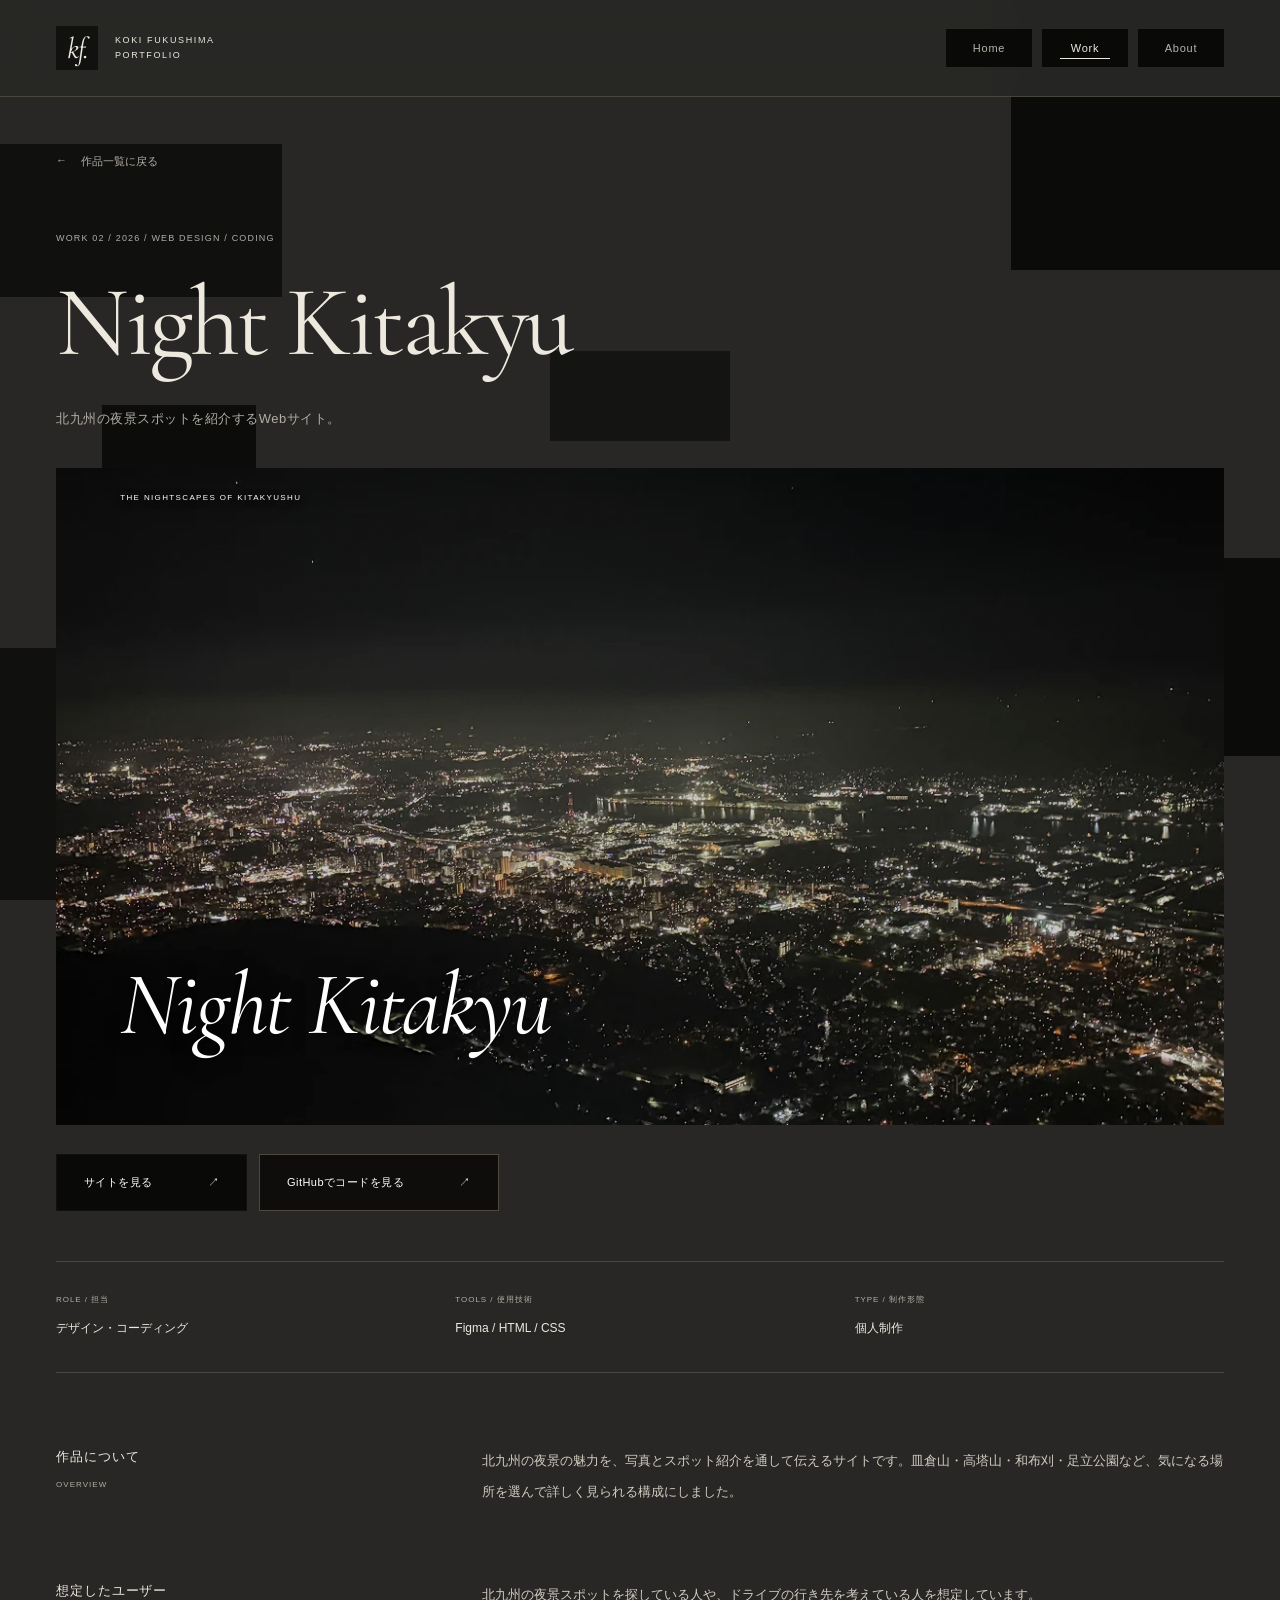
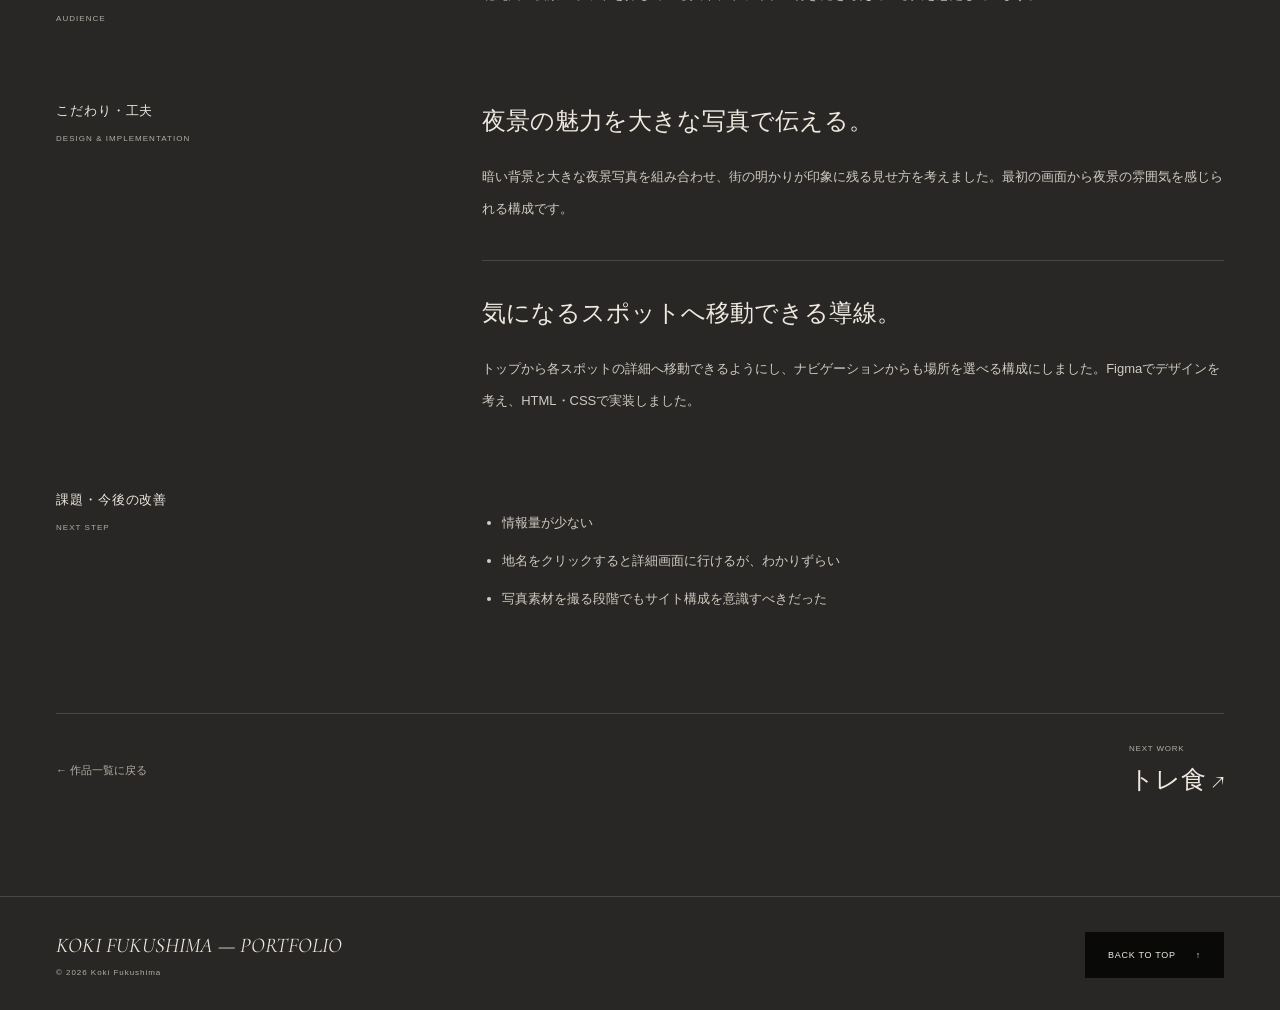
<file: work/night-kitakyu/index.html>
<!doctype html>
<html lang="ja">
  <head>
    <meta charset="utf-8" />
    <meta name="viewport" content="width=device-width,initial-scale=1" />
    <meta name="theme-color" content="#292929" />
    <title>Night Kitakyu — Koki Fukushima Portfolio</title>
    <meta name="description" content="北九州の夜景スポットを紹介するWebサイト。" />
    <link rel="icon" href="../../assets/favicon.svg" type="image/svg+xml" />
    <link rel="stylesheet" href="../../assets/fonts/fonts.css" />
    <link rel="stylesheet" href="../../styles.css" />
    <link rel="stylesheet" href="../../editorial.css" />
    <script defer src="../../app.js"></script>
  </head>

  <body>
    <div class="ambient-background" aria-hidden="true">
      <div class="ambient-scene">
        <span class="ambient-block"></span>
        <span class="ambient-block"></span>
        <span class="ambient-block"></span>
        <span class="ambient-block"></span>
        <span class="ambient-block"></span>
        <span class="ambient-block"></span>
        <span class="ambient-block"></span>
      </div>
    </div>
    <a class="skip" href="#main">本文へスキップ</a>
    <header class="site-header">
      <div class="wrap header-inner">
        <a
          class="brand"
          href="../../index.html#home"
          aria-label="福島こうきのポートフォリオ ホーム"
        >
          <span class="brand-mark">kf.</span>
          <span class="brand-name">KOKI FUKUSHIMA<br />PORTFOLIO</span>
        </a>
        <nav class="nav" aria-label="メインナビゲーション">
          <a href="../../index.html#home">Home</a>
          <a href="../../index.html#work" aria-current="page">Work</a>
          <a href="../../index.html#about">About</a>
        </nav>
      </div>
    </header>

    <main id="main" class="detail-main wrap fade-in">
      <a class="back-link" href="../../index.html#work">
        <span aria-hidden="true">←</span> 作品一覧に戻る
      </a>
      <div class="detail-heading">
        <p class="micro muted">WORK 02 / 2026 / WEB DESIGN / CODING</p>
        <h1>Night Kitakyu</h1>
        <p class="detail-subtitle">北九州の夜景スポットを紹介するWebサイト。</p>
      </div>
      <div class="card-visual visual-night">
        <img
          src="../../assets/night.webp"
          alt="Night Kitakyuで使用している皿倉山からの夜景写真"
          fetchpriority="high"
          decoding="async"
        />
        <span class="visual-title">Night Kitakyu</span>
        <span class="visual-corner">THE NIGHTSCAPES OF KITAKYUSHU</span>
      </div>
      <div class="detail-actions">
        <a
          class="button"
          href="https://fukushimakouki.github.io/night-kitakyu/"
          target="_blank"
          rel="noopener noreferrer"
        >
          サイトを見る <span aria-hidden="true">↗</span><span class="sr-only">（新しいタブ）</span>
        </a>
        <a
          class="button secondary"
          href="https://github.com/fukushimakouki/night-kitakyu"
          target="_blank"
          rel="noopener noreferrer"
        >
          GitHubでコードを見る <span aria-hidden="true">↗</span><span class="sr-only">（新しいタブ）</span>
        </a>
      </div>
      <dl class="project-facts">
        <div>
          <dt>ROLE / 担当</dt>
          <dd>デザイン・コーディング</dd>
        </div>
        <div>
          <dt>TOOLS / 使用技術</dt>
          <dd>Figma / HTML / CSS</dd>
        </div>
        <div>
          <dt>TYPE / 制作形態</dt>
          <dd>個人制作</dd>
        </div>
      </dl>

      <section class="detail-section">
        <h2>作品について<span>OVERVIEW</span></h2>
        <div class="detail-copy">
          <p>
            北九州の夜景の魅力を、写真とスポット紹介を通して伝えるサイトです。皿倉山・高塔山・和布刈・足立公園など、気になる場所を選んで詳しく見られる構成にしました。
          </p>
        </div>
      </section>

      <section class="detail-section">
        <h2>想定したユーザー<span>AUDIENCE</span></h2>
        <div class="detail-copy">
          <p>
            北九州の夜景スポットを探している人や、ドライブの行き先を考えている人を想定しています。
          </p>
        </div>
      </section>

      <section class="detail-section">
        <h2>こだわり・工夫<span>DESIGN & IMPLEMENTATION</span></h2>
        <div class="detail-copy">
          <article>
            <h3>夜景の魅力を大きな写真で伝える。</h3>
            <p>
              暗い背景と大きな夜景写真を組み合わせ、街の明かりが印象に残る見せ方を考えました。最初の画面から夜景の雰囲気を感じられる構成です。
            </p>
          </article>
          <article>
            <h3>気になるスポットへ移動できる導線。</h3>
            <p>
              トップから各スポットの詳細へ移動できるようにし、ナビゲーションからも場所を選べる構成にしました。Figmaでデザインを考え、HTML・CSSで実装しました。
            </p>
          </article>
        </div>
      </section>

      <section class="detail-section">
        <h2>課題・今後の改善<span>NEXT STEP</span></h2>
        <div class="detail-copy">
          <p>
            <ul>
              <li>情報量が少ない</li>
              <li>地名をクリックすると詳細画面に行けるが、わかりずらい</li>
              <li>写真素材を撮る段階でもサイト構成を意識すべきだった</li>
            </ul>
          </p>
        </div>
      </section>

      <div class="detail-bottom">
        <a class="back-link" href="../../index.html#work">← 作品一覧に戻る</a>
        <a class="detail-next" href="../toresyoku/index.html"><small>NEXT WORK</small>トレ食 ↗</a>
      </div>
    </main>

    <footer class="footer">
      <div class="wrap footer-inner">
        <div>
          <p class="footer-title">KOKI FUKUSHIMA — PORTFOLIO</p>
          <p class="footer-copy">© 2026 Koki Fukushima</p>
        </div>
        <a class="back-top" href="../../index.html#home">
          BACK TO TOP <span aria-hidden="true">↑</span>
        </a>
      </div>
    </footer>
  </body>
</html>
</file>
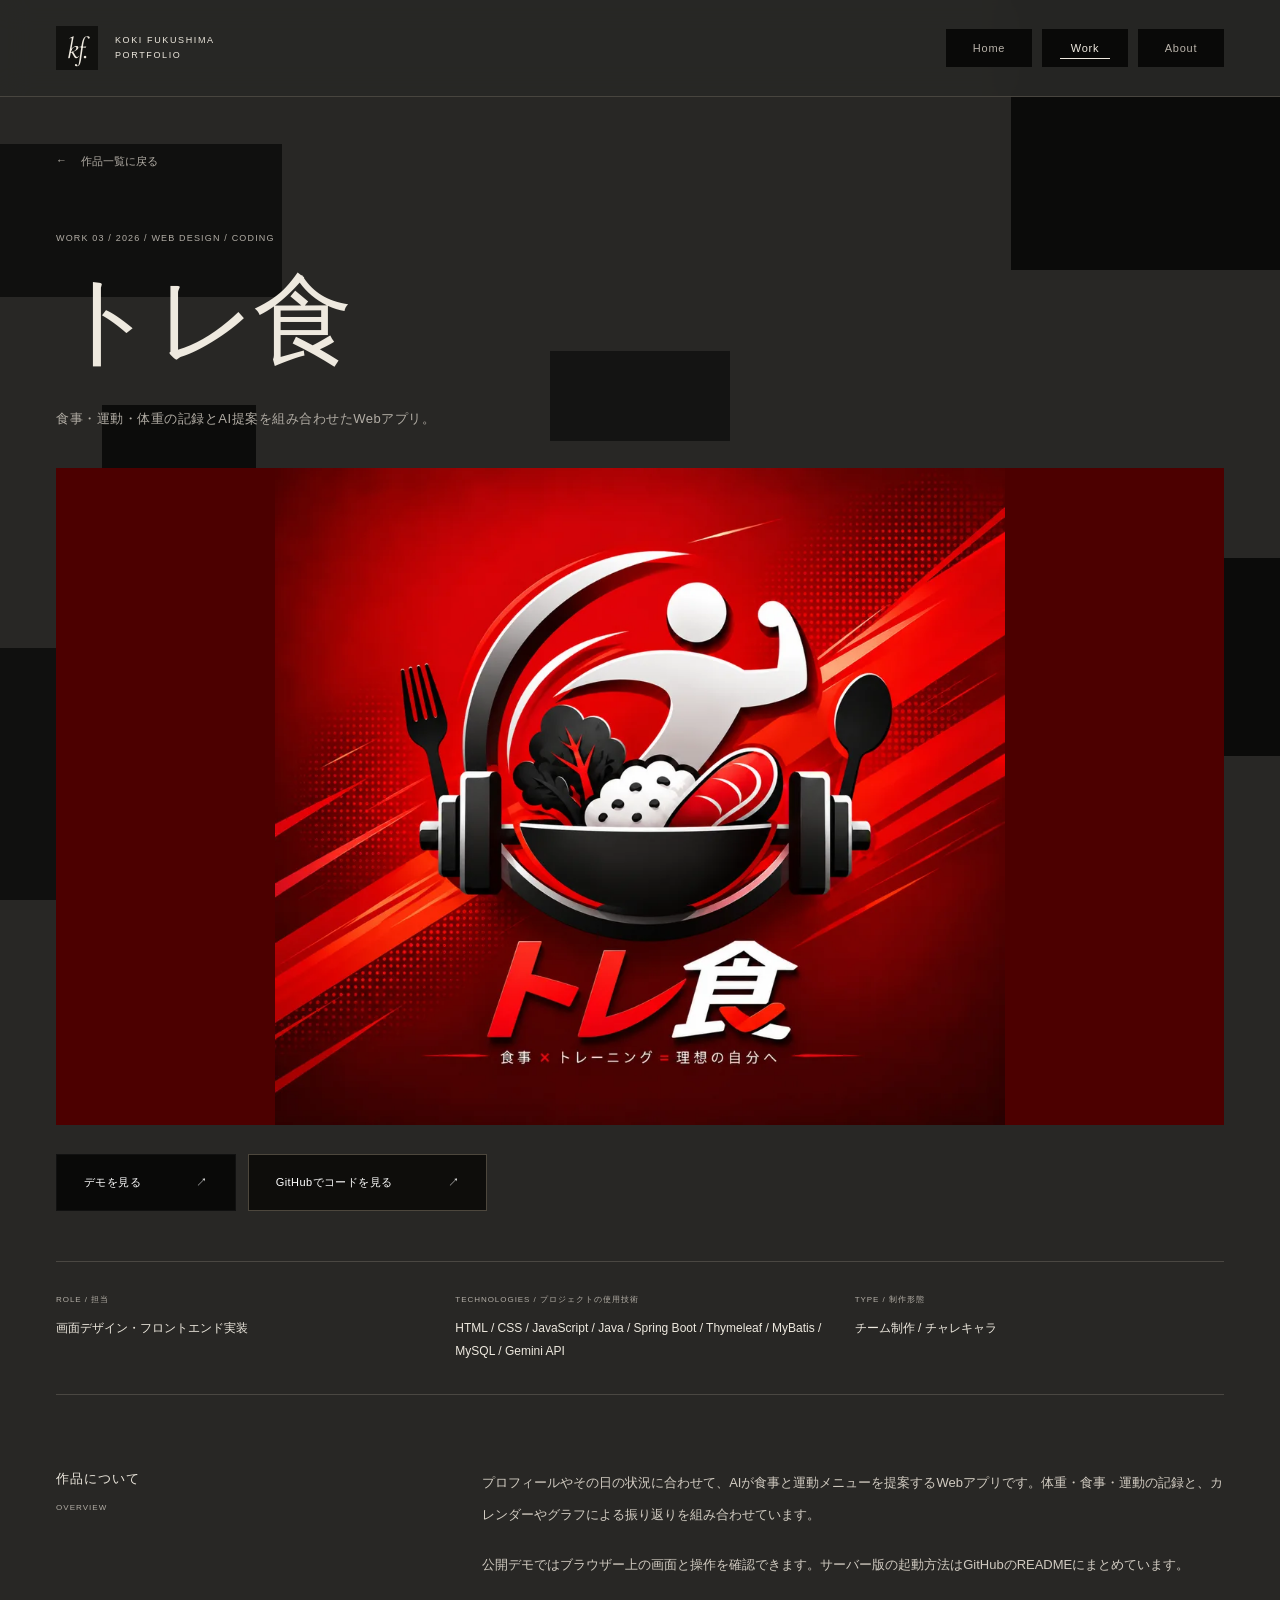
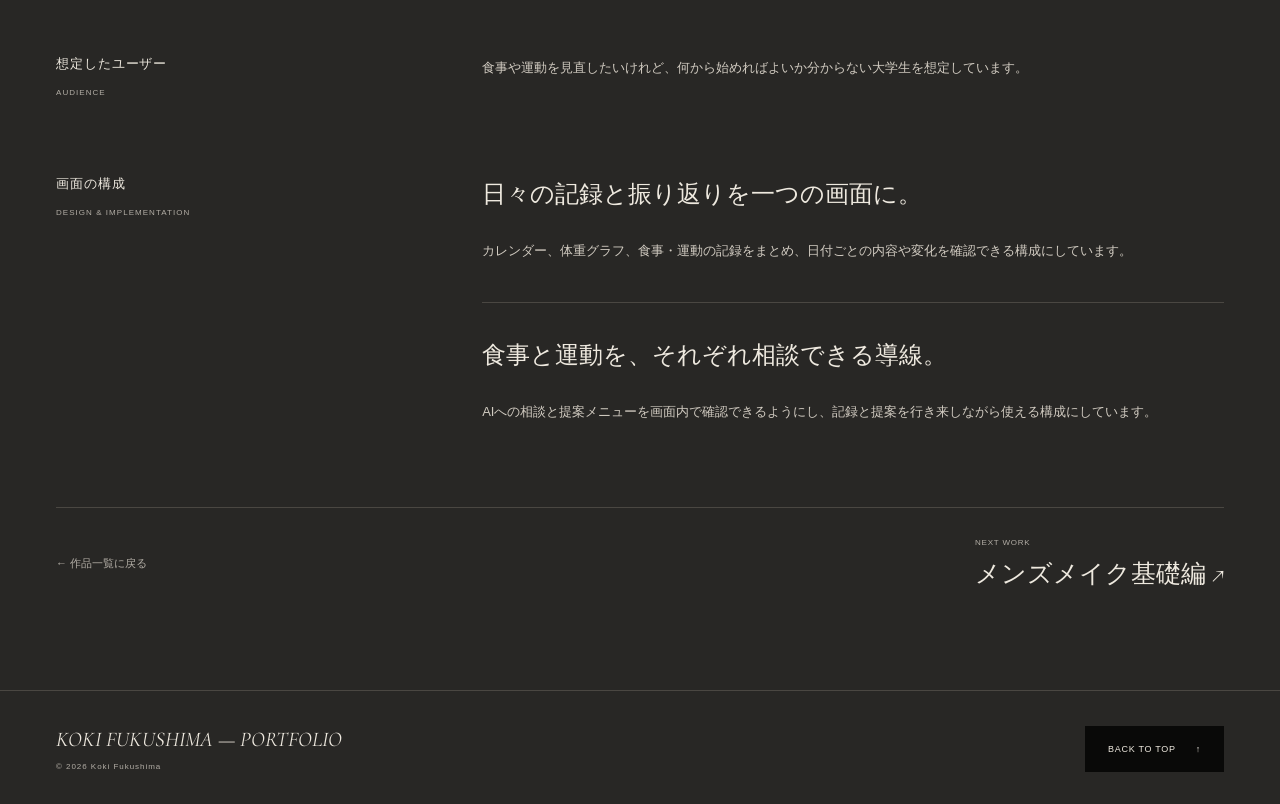
<file: work/toresyoku/index.html>
<!doctype html>
<html lang="ja">
  <head>
    <meta charset="utf-8" />
    <meta name="viewport" content="width=device-width,initial-scale=1" />
    <meta name="theme-color" content="#292929" />
    <title>トレ食 — Koki Fukushima Portfolio</title>
    <meta
      name="description"
      content="トレ食。食事・運動・体重の記録とAI提案を組み合わせたWebアプリ。"
    />
    <link rel="icon" href="../../assets/favicon.svg" type="image/svg+xml" />
    <link rel="stylesheet" href="../../assets/fonts/fonts.css" />
    <link rel="stylesheet" href="../../styles.css" />
    <link rel="stylesheet" href="../../editorial.css" />
    <script defer src="../../app.js"></script>
  </head>

  <body>
    <div class="ambient-background" aria-hidden="true">
      <div class="ambient-scene">
        <span class="ambient-block"></span>
        <span class="ambient-block"></span>
        <span class="ambient-block"></span>
        <span class="ambient-block"></span>
        <span class="ambient-block"></span>
        <span class="ambient-block"></span>
        <span class="ambient-block"></span>
      </div>
    </div>
    <a class="skip" href="#main">本文へスキップ</a>
    <header class="site-header">
      <div class="wrap header-inner">
        <a
          class="brand"
          href="../../index.html#home"
          aria-label="福島こうきのポートフォリオ ホーム"
        >
          <span class="brand-mark">kf.</span>
          <span class="brand-name">KOKI FUKUSHIMA<br />PORTFOLIO</span>
        </a>
        <nav class="nav" aria-label="メインナビゲーション">
          <a href="../../index.html#home">Home</a>
          <a href="../../index.html#work" aria-current="page">Work</a>
          <a href="../../index.html#about">About</a>
        </nav>
      </div>
    </header>

    <main id="main" class="detail-main wrap fade-in">
      <a class="back-link" href="../../index.html#work">
        <span aria-hidden="true">←</span> 作品一覧に戻る
      </a>
      <div class="detail-heading">
        <p class="micro muted">WORK 03 / 2026 / WEB DESIGN / CODING</p>
        <h1>トレ食</h1>
        <p class="detail-subtitle">食事・運動・体重の記録とAI提案を組み合わせたWebアプリ。</p>
      </div>
      <div class="card-visual visual-toresyoku">
        <img
          src="../../assets/toresyoku.webp"
          alt="トレ食のロゴ。食事とトレーニングを組み合わせた赤いビジュアル"
          fetchpriority="high"
          decoding="async"
        />
      </div>
      <div class="detail-actions">
        <a
          class="button"
          href="https://fukushimakouki.github.io/toresyoku-portfolio/"
          target="_blank"
          rel="noopener noreferrer"
        >
          デモを見る <span aria-hidden="true">↗</span><span class="sr-only">（新しいタブ）</span>
        </a>
        <a
          class="button secondary"
          href="https://github.com/fukushimakouki/toresyoku-portfolio"
          target="_blank"
          rel="noopener noreferrer"
        >
          GitHubでコードを見る <span aria-hidden="true">↗</span><span class="sr-only">（新しいタブ）</span>
        </a>
      </div>
      <dl class="project-facts">
        <div>
          <dt>ROLE / 担当</dt>
          <dd>画面デザイン・フロントエンド実装</dd>
        </div>
        <div>
          <dt>TECHNOLOGIES / プロジェクトの使用技術</dt>
          <dd>
            HTML / CSS / JavaScript / Java / Spring Boot / Thymeleaf / MyBatis / MySQL / Gemini API
          </dd>
        </div>
        <div>
          <dt>TYPE / 制作形態</dt>
          <dd>チーム制作 / チャレキャラ</dd>
        </div>
      </dl>
      <section class="detail-section">
        <h2>作品について<span>OVERVIEW</span></h2>
        <div class="detail-copy">
          <p>
            プロフィールやその日の状況に合わせて、AIが食事と運動メニューを提案するWebアプリです。体重・食事・運動の記録と、カレンダーやグラフによる振り返りを組み合わせています。
          </p>
          <p>
            公開デモではブラウザー上の画面と操作を確認できます。サーバー版の起動方法はGitHubのREADMEにまとめています。
          </p>
        </div>
      </section>
      <section class="detail-section">
        <h2>想定したユーザー<span>AUDIENCE</span></h2>
        <div class="detail-copy">
          <p>
            食事や運動を見直したいけれど、何から始めればよいか分からない大学生を想定しています。
          </p>
        </div>
      </section>
      <section class="detail-section">
        <h2>画面の構成<span>DESIGN & IMPLEMENTATION</span></h2>
        <div class="detail-copy">
          <article>
            <h3>日々の記録と振り返りを一つの画面に。</h3>
            <p>
              カレンダー、体重グラフ、食事・運動の記録をまとめ、日付ごとの内容や変化を確認できる構成にしています。
            </p>
          </article>
          <article>
            <h3>食事と運動を、それぞれ相談できる導線。</h3>
            <p>
              AIへの相談と提案メニューを画面内で確認できるようにし、記録と提案を行き来しながら使える構成にしています。
            </p>
          </article>
        </div>
      </section>
      <div class="detail-bottom">
        <a class="back-link" href="../../index.html#work">← 作品一覧に戻る</a>
        <a class="detail-next" href="../mens-makeup/index.html">
          <small>NEXT WORK</small>メンズメイク基礎編 ↗
        </a>
      </div>
    </main>

    <footer class="footer">
      <div class="wrap footer-inner">
        <div>
          <p class="footer-title">KOKI FUKUSHIMA — PORTFOLIO</p>
          <p class="footer-copy">© 2026 Koki Fukushima</p>
        </div>
        <a class="back-top" href="../../index.html#home">
          BACK TO TOP <span aria-hidden="true">↑</span>
        </a>
      </div>
    </footer>
  </body>
</html>
</file>
<file: assets/fonts/fonts.css>
@font-face {
  font-family: 'Cormorant Garamond';
  font-style: italic;
  font-weight: 400;
  font-display: swap;
  src: url(cormorant-0.ttf) format('truetype');
}

@font-face {
  font-family: 'Cormorant Garamond';
  font-style: italic;
  font-weight: 500;
  font-display: swap;
  src: url(cormorant-1.ttf) format('truetype');
}

@font-face {
  font-family: 'Cormorant Garamond';
  font-style: normal;
  font-weight: 400;
  font-display: swap;
  src: url(cormorant-2.ttf) format('truetype');
}

@font-face {
  font-family: 'Cormorant Garamond';
  font-style: normal;
  font-weight: 500;
  font-display: swap;
  src: url(cormorant-3.ttf) format('truetype');
}
</file>
<file: styles.css>
/* 色・余白・文字の設定はここでまとめて変更できます。 */

:root {
  --bg: #292929;
  --ink: #f1f0eb;
  --muted: #b3b3af;
  --line: #494949;
  --black: #080808;
  --page: min(1200px, calc(100% - 112px));
  --radius: 4px;
  font-family: Arial, 'Noto Sans JP', 'Hiragino Kaku Gothic ProN', 'Yu Gothic', Meiryo, sans-serif;
  color: var(--ink);
  background: var(--bg);
  font-synthesis: none;
  color-scheme: dark;
}

* {
  box-sizing: border-box;
}

html {
  scroll-behavior: smooth;
  scroll-padding-top: 110px;
}

body {
  margin: 0;
  overflow-x: hidden;
}

button,
a {
  -webkit-tap-highlight-color: transparent;
}

a {
  color: inherit;
  text-decoration: none;
}

button {
  font: inherit;
}

button,
a {
  touch-action: manipulation;
}

button:focus-visible,
a:focus-visible,
[tabindex]:focus-visible {
  outline: 2px solid #eee;
  outline-offset: 6px;
}

::selection {
  background: #d8d8d2;
  color: #111;
}

.wrap {
  width: var(--page);
  margin-inline: auto;
}

.skip {
  position: fixed;
  top: -100px;
  left: 20px;
  z-index: 100;
  background: #fff;
  color: #111;
  padding: 12px;
}

.skip:focus {
  top: 10px;
}

.site-header {
  height: 94px;
  position: sticky;
  top: 0;
  z-index: 20;
  background: #292929f5;
  backdrop-filter: blur(12px);
  border-bottom: 1px solid var(--line);
}

.header-inner {
  height: 100%;
  display: flex;
  align-items: center;
  justify-content: space-between;
}

.brand {
  display: flex;
  align-items: center;
  gap: 13px;
}

.brand-mark {
  height: 39px;
  width: 39px;
  display: grid;
  place-items: center;
  background: var(--black);
  font-weight: 700;
  font-size: 16px;
  letter-spacing: -1px;
  border-radius: 2px;
}

.brand-name {
  font-size: 12px;
  letter-spacing: 0.1em;
  line-height: 1.45;
}

.nav {
  display: flex;
  gap: 5px;
  background: var(--black);
  padding: 5px;
  border-radius: 5px;
}

.nav a {
  min-width: 83px;
  padding: 12px 17px;
  text-align: center;
  color: #aaa;
  font-size: 13px;
  border-radius: 3px;
  transition:
    background 0.2s,
    color 0.2s;
}

.nav a:hover {
  color: #fff;
  background: #202020;
}

.nav a[aria-current] {
  background: #252525;
  color: #fff;
}

.nav a[aria-current]:before {
  content: '';
  display: inline-block;
  width: 5px;
  height: 5px;
  border-radius: 50%;
  background: #eee;
  vertical-align: middle;
  margin-right: 8px;
}

.hero {
  padding: 76px 0 38px;
  min-height: 650px;
  display: flex;
  flex-direction: column;
  justify-content: space-between;
}

.hero-top,
.section-head,
.work-foot,
.card-meta,
.footer-inner {
  display: flex;
  justify-content: space-between;
  align-items: center;
  gap: 24px;
}

.micro {
  font-size: 11px;
  letter-spacing: 0.14em;
  font-weight: 500;
}

.muted {
  color: var(--muted);
}

.hero-top .micro:last-child {
  color: var(--muted);
}

h1,
h2,
h3,
p {
  margin: 0;
}

.hero h1 {
  font-size: clamp(72px, 12.8vw, 184px);
  line-height: 0.95;
  font-weight: 500;
  letter-spacing: -0.075em;
  margin: 44px 0 39px;
  white-space: nowrap;
}

.hero h1 span {
  color: #92928f;
}

.section {
  padding: 78px 0 90px;
  scroll-margin-top: 25px;
}

.section-head {
  align-items: flex-end;
  margin-bottom: 37px;
}

.section-heading {
  display: flex;
  align-items: baseline;
  gap: 22px;
}

.section-heading h2 {
  font-size: clamp(48px, 6.4vw, 82px);
  font-weight: 400;
  letter-spacing: -0.055em;
  line-height: 1;
}

.section-index {
  font-size: 11px;
  color: var(--muted);
  letter-spacing: 0.1em;
}

.section-sub {
  font-size: 12px;
  color: var(--muted);
  margin-top: 15px;
  letter-spacing: 0.06em;
}

.work-controls {
  display: flex;
  align-items: center;
  gap: 10px;
}

.work-count {
  font-size: 12px;
  letter-spacing: 0.08em;
  color: var(--muted);
  margin-right: 15px;
  font-variant-numeric: tabular-nums;
}

.work-count strong {
  font-weight: 400;
  color: var(--ink);
}

.arrow-button {
  display: grid;
  place-items: center;
  background: var(--black);
  color: var(--ink);
  border: 1px solid var(--black);
  border-radius: 50%;
  width: 45px;
  height: 45px;
  cursor: pointer;
  transition:
    background 0.2s,
    transform 0.2s;
}

.arrow-button:hover {
  background: #171717;
  transform: translateY(-2px);
}

.arrow-button:disabled {
  opacity: 0.3;
  cursor: default;
  transform: none;
}

.arrow-icon {
  font-size: 22px;
  font-weight: 400;
}

.work-track {
  display: flex;
  gap: 30px;
  overflow-x: auto;
  scroll-snap-type: x mandatory;
  scrollbar-width: none;
  padding: 2px max(56px, calc((100vw - 1200px) / 2)) 20px;
  scroll-padding-inline: max(56px, calc((100vw - 1200px) / 2));
  overscroll-behavior-inline: contain;
}

.work-track::-webkit-scrollbar {
  display: none;
}

.work-card {
  flex: 0 0 min(78vw, 940px);
  scroll-snap-align: start;
  min-width: 0;
}

.card-link {
  display: block;
}

.card-visual {
  position: relative;
  width: 100%;
  aspect-ratio: 16/9;
  overflow: hidden;
  border-radius: var(--radius);
  background: #151515;
}

.card-visual img {
  width: 100%;
  height: 100%;
  object-fit: cover;
  display: block;
  transition: transform 0.65s cubic-bezier(0.2, 0.7, 0.2, 1);
}

.card-link:hover .card-visual img {
  transform: scale(1.025);
}

.visual-night img {
  filter: brightness(0.8);
}

.visual-night .visual-title {
  position: absolute;
  left: 6%;
  bottom: 12%;
  font-family: Georgia, serif;
  font-weight: 400;
  font-size: clamp(30px, 5vw, 72px);
  color: #fff;
  letter-spacing: 0.025em;
  text-shadow: 0 2px 20px #000;
}

.visual-corner {
  position: absolute;
  top: 22px;
  left: 25px;
  font-size: 10px;
  letter-spacing: 0.15em;
  color: #fff;
  text-shadow: 0 2px 8px #000;
}

.visual-beauty {
  background: #f1dce2;
}

.visual-beauty img {
  object-fit: cover;
  object-position: center 50%;
}

.visual-mens {
  background: #c6dfcd;
}

.visual-mens img {
  object-fit: contain;
  width: 75%;
  margin-left: auto;
  margin-right: auto;
}

.visual-label {
  position: absolute;
  left: 28px;
  bottom: 28px;
  padding: 9px 13px;
  background: #080808df;
  color: #fff;
  font-size: 11px;
  letter-spacing: 0.06em;
}

.card-meta {
  margin-top: 22px;
  align-items: flex-start;
}

.card-kicker {
  font-size: 10px;
  color: var(--muted);
  letter-spacing: 0.12em;
  margin-bottom: 10px;
}

.card-meta h3 {
  font-size: clamp(20px, 2.1vw, 28px);
  font-weight: 400;
  letter-spacing: 0.01em;
}

.card-number {
  display: inline-block;
  margin-right: 13px;
  font-size: 11px;
  color: var(--muted);
  vertical-align: middle;
}

.card-open {
  height: 40px;
  width: 40px;
  border: 1px solid var(--line);
  border-radius: 50%;
  display: grid;
  place-items: center;
  font-size: 22px;
  transition: background 0.2s;
}

.card-link:hover .card-open {
  background: var(--black);
  border-color: var(--black);
}

.work-foot {
  margin-top: 12px;
}

.progress {
  width: 160px;
  height: 2px;
  background: #4c4c4c;
}

.progress-bar {
  width: 33.333%;
  height: 100%;
  background: #d8d8d2;
  transition: transform 0.2s;
}

.work-hint {
  color: var(--muted);
  font-size: 10px;
  letter-spacing: 0.11em;
}

.about {
  border-top: 1px solid var(--line);
  padding-top: 90px;
}

.about-intro {
  display: grid;
  grid-template-columns: 1fr 1.45fr;
  gap: 80px;
  margin-top: 62px;
}

.profile-caption {
  font-size: 11px;
  letter-spacing: 0.15em;
  color: var(--muted);
  margin-bottom: 18px;
}

.profile-name {
  font-size: 38px;
  font-weight: 400;
  letter-spacing: 0.07em;
}

.profile-en {
  margin-top: 15px;
  color: var(--muted);
  font-size: 13px;
  letter-spacing: 0.12em;
}

.profile-mark {
  font-family: Georgia, serif;
  font-size: 115px;
  letter-spacing: -0.09em;
  color: #555550;
  line-height: 1;
  margin-top: 47px;
}

.profile-text {
  font-size: 14px;
  line-height: 2.25;
  color: #d0d0cb;
}

.profile-text p + p {
  margin-top: 16px;
}

.about-group {
  display: grid;
  grid-template-columns: 1fr 1.45fr;
  gap: 80px;
  border-top: 1px solid var(--line);
  padding: 34px 0;
}

.group-label h3 {
  font-size: 16px;
  font-weight: 400;
  letter-spacing: 0.03em;
}

.group-label p {
  color: var(--muted);
  font-size: 10px;
  letter-spacing: 0.1em;
  margin-top: 9px;
}

.education-item + .education-item {
  margin-top: 22px;
}

.school {
  font-size: 16px;
  line-height: 1.8;
}

.school-detail {
  font-size: 12px;
  line-height: 1.9;
  color: var(--muted);
  margin-top: 5px;
}

.about-vision {
  font-size: 20px;
  line-height: 1.9;
  letter-spacing: 0.04em;
}

.about-note {
  font-size: 13px;
  color: var(--muted);
  line-height: 2;
  margin-top: 16px;
}

.skills {
  display: flex;
  gap: 10px;
  flex-wrap: wrap;
}

.skill {
  border: 1px solid #555;
  padding: 10px 17px;
  font-size: 12px;
  line-height: 1.5;
  border-radius: 2px;
}

.skill small {
  color: var(--muted);
  font-size: 10px;
  margin-left: 7px;
}

.events {
  padding-bottom: 12px;
}

.timeline {
  padding-left: 23px;
  margin-left: 3px;
  border-left: 1px solid #5b5b58;
}

.timeline-item {
  position: relative;
  padding: 0 0 42px 15px;
}

.timeline-item:last-child {
  padding-bottom: 6px;
}

.timeline-item:before {
  content: '';
  width: 8px;
  height: 8px;
  background: var(--ink);
  border: 4px solid var(--bg);
  box-sizing: content-box;
  border-radius: 50%;
  position: absolute;
  left: -32px;
  top: 0;
}

.timeline time {
  font-size: 11px;
  color: var(--muted);
  letter-spacing: 0.1em;
}

.timeline h4 {
  font-size: 17px;
  font-weight: 400;
  line-height: 1.8;
  margin: 12px 0 10px;
}

.timeline p {
  font-size: 12px;
  color: var(--muted);
  line-height: 2;
}

.event-type {
  display: inline-block;
  font-size: 9px;
  letter-spacing: 0.08em;
  background: #1b1b1b;
  padding: 4px 8px;
  margin-top: 13px;
  color: #c6c6c0;
}

.footer {
  border-top: 1px solid var(--line);
  padding: 34px 0 27px;
}

.footer-title {
  font-size: 15px;
  letter-spacing: 0.03em;
}

.footer-copy {
  font-size: 10px;
  color: var(--muted);
  margin-top: 10px;
  letter-spacing: 0.07em;
}

.back-top {
  display: inline-flex;
  align-items: center;
  gap: 20px;
  background: var(--black);
  padding: 16px 22px;
  border-radius: 3px;
  font-size: 11px;
}

.detail-main {
  padding: 48px 0 100px;
}

.back-link {
  display: inline-flex;
  gap: 14px;
  font-size: 12px;
  color: var(--muted);
  padding: 12px 0;
}

.detail-heading {
  margin: 51px 0 35px;
}

.detail-heading h1 {
  font-size: clamp(33px, 5.6vw, 72px);
  line-height: 1.25;
  font-weight: 400;
  letter-spacing: -0.035em;
  margin-top: 18px;
}

.detail-subtitle {
  font-size: 14px;
  color: var(--muted);
  line-height: 1.9;
  margin-top: 20px;
}

.detail-main .card-visual {
  margin-top: 36px;
}

.detail-actions {
  display: flex;
  gap: 12px;
  flex-wrap: wrap;
  margin: 29px 0 50px;
}

.button {
  display: inline-flex;
  justify-content: space-between;
  align-items: center;
  gap: 50px;
  background: var(--black);
  color: #fff;
  padding: 19px 24px;
  border: 1px solid #111;
  border-radius: 3px;
  font-size: 13px;
  transition: background 0.2s;
}

.button:hover {
  background: #161616;
}

.button.secondary {
  border: 1px solid #585858;
}

.project-facts {
  display: grid;
  grid-template-columns: repeat(3, 1fr);
  border-top: 1px solid var(--line);
  border-bottom: 1px solid var(--line);
  margin: 0 0 70px;
  gap: 30px;
  padding: 28px 0;
}

.project-facts dt {
  font-size: 10px;
  letter-spacing: 0.1em;
  color: var(--muted);
  margin-bottom: 12px;
}

.project-facts dd {
  margin: 0;
  font-size: 13px;
  line-height: 1.9;
}

.detail-section {
  display: grid;
  grid-template-columns: 0.7fr 1.5fr;
  gap: 80px;
  margin-top: 64px;
}

.detail-section h2 {
  font-size: 14px;
  font-weight: 400;
  line-height: 1.8;
}

.detail-section h2 span {
  display: block;
  font-size: 10px;
  color: var(--muted);
  letter-spacing: 0.1em;
  margin-top: 8px;
}

.detail-copy p {
  font-size: 14px;
  line-height: 2.2;
  color: #d4d4ce;
}

.detail-copy h3 {
  font-size: 21px;
  font-weight: 400;
  line-height: 1.7;
  margin-bottom: 17px;
}

.detail-copy article + article {
  margin-top: 36px;
  padding-top: 30px;
  border-top: 1px solid var(--line);
}

.detail-photo {
  width: 100%;
  display: block;
  max-height: 420px;
  object-fit: cover;
  margin: 26px 0 12px;
  border-radius: 3px;
}

.photo-caption {
  font-size: 10px !important;
  color: var(--muted) !important;
}

.detail-bottom {
  margin-top: 80px;
  border-top: 1px solid var(--line);
  padding-top: 30px;
  display: flex;
  justify-content: space-between;
  align-items: center;
  gap: 20px;
}

.detail-next {
  font-size: 17px;
}

.detail-next small {
  display: block;
  font-size: 10px;
  color: var(--muted);
  letter-spacing: 0.1em;
  margin-bottom: 10px;
}

.fade-in {
  animation: appear 0.7s ease both;
}

@keyframes appear {
  from {
    opacity: 0;
    transform: translateY(16px);
  }

  to {
    opacity: 1;
    transform: translateY(0);
  }
}

@media (min-width: 1600px) {
  .hero h1 {
    font-size: 184px;
  }
}

@media (max-width: 850px) {
  :root {
    --page: calc(100% - 48px);
  }

  .site-header {
    height: 78px;
  }

  .brand-name {
    display: none;
  }

  .hero {
    padding-top: 58px;
    min-height: 600px;
  }

  .hero h1 {
    font-size: 13vw;
  }

  .work-track {
    padding-inline: 24px;
    scroll-padding-inline: 24px;
  }

  .work-card {
    flex-basis: 85vw;
  }

  .about-intro,
  .about-group {
    grid-template-columns: 0.8fr 1.3fr;
    gap: 35px;
  }

  .profile-name {
    font-size: 30px;
  }

  .profile-mark {
    font-size: 90px;
  }

  .detail-section {
    gap: 35px;
    grid-template-columns: 0.65fr 1.5fr;
  }

  .visual-night .visual-title {
    font-size: 6vw;
  }

  .project-facts {
    gap: 20px;
  }

  .section {
    padding-top: 65px;
    padding-bottom: 70px;
  }
}

@media (max-width: 560px) {
  :root {
    --page: calc(100% - 40px);
  }

  html {
    scroll-padding-top: 85px;
  }

  .site-header {
    height: 72px;
  }

  .brand-mark {
    width: 34px;
    height: 34px;
  }

  .nav {
    gap: 0;
    padding: 4px;
  }

  .nav a {
    min-width: 65px;
    font-size: 11px;
    padding: 11px 12px;
  }

  .nav a[aria-current]:before {
    margin-right: 6px;
    width: 4px;
    height: 4px;
  }

  .hero {
    padding-top: 40px;
    min-height: 605px;
  }

  .hero-top .micro {
    font-size: 8px;
    letter-spacing: 0.1em;
  }

  .hero h1 {
    font-size: 13.1vw;
    margin: 46px 0 45px;
    letter-spacing: -0.07em;
  }

  .section-head {
    gap: 10px;
    margin-bottom: 27px;
  }

  .section-heading {
    gap: 13px;
  }

  .section-heading h2 {
    font-size: 53px;
  }

  .section-sub {
    font-size: 10px;
  }

  .work-count {
    font-size: 10px;
    margin-right: 3px;
  }

  .work-controls {
    gap: 7px;
  }

  .arrow-button {
    height: 35px;
    width: 35px;
  }

  .arrow-icon {
    font-size: 18px;
  }

  .work-track {
    padding-inline: 20px;
    scroll-padding-inline: 20px;
    gap: 18px;
  }

  .work-card {
    flex-basis: 85vw;
  }

  .card-visual {
    aspect-ratio: 4/3;
  }

  .visual-night .visual-title {
    font-size: 8vw;
    bottom: 15%;
    left: 6%;
  }

  .visual-corner {
    font-size: 7px;
    left: 17px;
    top: 17px;
  }

  .visual-label {
    bottom: 16px;
    left: 16px;
    font-size: 8px;
    padding: 7px 9px;
  }

  .card-kicker {
    font-size: 8px;
    margin-bottom: 9px;
  }

  .card-meta h3 {
    font-size: 19px;
    line-height: 1.5;
  }

  .card-open {
    width: 32px;
    height: 32px;
    font-size: 18px;
    flex-shrink: 0;
  }

  .card-number {
    font-size: 9px;
    margin-right: 7px;
  }

  .work-hint {
    font-size: 8px;
  }

  .progress {
    width: 100px;
  }

  .about-intro,
  .about-group {
    grid-template-columns: 1fr;
    gap: 24px;
  }

  .about-intro {
    margin-top: 38px;
  }

  .profile-mark {
    display: none;
  }

  .profile-name {
    font-size: 33px;
  }

  .profile-en {
    font-size: 11px;
  }

  .profile-text {
    font-size: 13px;
  }

  .about-group {
    padding: 28px 0;
  }

  .group-label {
    display: flex;
    align-items: center;
    gap: 15px;
  }

  .group-label h3 {
    font-size: 14px;
  }

  .group-label p {
    margin: 0;
  }

  .about-vision {
    font-size: 19px;
  }

  .school {
    font-size: 15px;
  }

  .timeline h4 {
    font-size: 16px;
  }

  .timeline p {
    font-size: 12px;
  }

  .footer-inner {
    align-items: flex-start;
    gap: 10px;
  }

  .footer-title {
    font-size: 12px;
  }

  .footer-copy {
    font-size: 8px;
  }

  .back-top {
    font-size: 9px;
    padding: 13px 15px;
    gap: 15px;
  }

  .detail-main {
    padding-top: 26px;
  }

  .detail-heading {
    margin-top: 35px;
  }

  .detail-heading h1 {
    font-size: 36px;
  }

  .detail-subtitle {
    font-size: 12px;
  }

  .detail-actions {
    gap: 8px;
    margin-bottom: 35px;
  }

  .button {
    font-size: 11px;
    padding: 16px;
    gap: 25px;
  }

  .project-facts {
    grid-template-columns: 1fr;
    gap: 19px;
    margin-bottom: 43px;
  }

  .project-facts > div {
    display: grid;
    grid-template-columns: 85px 1fr;
    gap: 15px;
  }

  .project-facts dt {
    margin: 3px 0 0;
  }

  .project-facts dd {
    font-size: 12px;
  }

  .detail-section {
    grid-template-columns: 1fr;
    gap: 24px;
    margin-top: 42px;
  }

  .detail-section h2 span {
    display: inline;
    margin-left: 13px;
  }

  .detail-copy h3 {
    font-size: 20px;
  }

  .detail-copy p {
    font-size: 13px;
  }

  .detail-bottom {
    align-items: flex-start;
  }

  .detail-next {
    font-size: 13px;
    max-width: 48%;
  }

  .detail-bottom .back-link {
    font-size: 11px;
  }
}

@media (prefers-reduced-motion: reduce) {
  html {
    scroll-behavior: auto;
  }

  *,
  *:before,
  *:after {
    animation: none !important;
    transition: none !important;
  }

  .work-track {
    scroll-behavior: auto;
  }
}

.sr-only {
  position: absolute;
  width: 1px;
  height: 1px;
  padding: 0;
  margin: -1px;
  overflow: hidden;
  clip: rect(0, 0, 0, 0);
  white-space: nowrap;
  border: 0;
}

.about-intro + .about-group {
  margin-top: 50px;
}

@media (max-width: 560px) {
  .about-intro + .about-group {
    margin-top: 35px;
  }
}
</file>
<file: editorial.css>
/* Editorial direction: charcoal, ivory, fine serif typography, generous space. */

:root {
  --bg: #282725;
  --ink: #eee9df;
  --muted: #b2ada5;
  --line: #4a4742;
  --black: #090908;
  --page: min(1200px, calc(100% - 112px));
  --radius: 0px;
  --serif: 'Cormorant Garamond', Baskerville, 'Times New Roman', serif;
}

.site-header {
  height: 97px;
  background: #282725f2;
  border-bottom-color: #48453f;
  backdrop-filter: blur(15px);
}

.brand {
  gap: 17px;
}

.brand-mark {
  font-family: var(--serif);
  font-style: italic;
  font-size: 30px;
  font-weight: 400;
  letter-spacing: -0.06em;
  width: 42px;
  height: 44px;
  border-radius: 0;
  background: #11110f;
}

.brand-name {
  font-size: 9px;
  line-height: 1.65;
  letter-spacing: 0.18em;
}

.nav {
  background: transparent;
  border-radius: 0;
  gap: 10px;
  padding: 0;
}

.nav a {
  position: relative;
  min-width: 86px;
  padding: 13px 18px;
  font-size: 11px;
  letter-spacing: 0.07em;
  background: var(--black);
  color: #b9b3aa;
  border-radius: 0;
}

.nav a[aria-current] {
  background: var(--black);
  color: var(--ink);
}

.nav a[aria-current]:before {
  display: none;
}

.nav a:after {
  content: '';
  position: absolute;
  left: 18px;
  right: 18px;
  bottom: 8px;
  height: 1px;
  background: var(--ink);
  transform: scaleX(0);
  transform-origin: left;
  transition: transform 0.35s;
}

.nav a[aria-current]:after,
.nav a:hover:after {
  transform: scaleX(1);
}

.nav a:hover {
  background: #171612;
  color: #f2ede4;
}

.hero {
  padding: 38px 0 27px;
  min-height: 850px;
  justify-content: flex-start;
  position: relative;
}

.hero-top {
  width: 100%;
  margin-bottom: 29px;
}

.hero-top .micro {
  font-size: 9px;
  letter-spacing: 0.17em;
}

.hero-editorial {
  display: grid;
  grid-template-columns: 1.1fr 0.9fr;
  align-items: center;
  position: relative;
  flex: 1;
  min-height: 590px;
  gap: 20px;
}

.hero-type {
  position: relative;
  z-index: 2;
  padding: 0 0 20px;
}

.hero-pretitle {
  font-size: 11px;
  letter-spacing: 0.12em;
  margin: 0 0 17px 7px;
}

.hero h1 {
  font-family: var(--serif);
  font-weight: 400;
  letter-spacing: -0.055em;
  font-size: clamp(155px, 17.2vw, 235px);
  line-height: 0.73;
  margin: 0;
  white-space: normal;
}

.title-first {
  display: block;
  color: var(--ink) !important;
}

.title-second {
  display: block;
  color: var(--ink) !important;
  font-style: italic;
  margin-left: 94px;
  line-height: 0.87;
}

.title-period {
  color: #9c9589 !important;
}

.hero-description {
  display: flex;
  align-items: flex-start;
  gap: 21px;
  margin-top: 37px;
  margin-left: 9px;
}

.fine-line {
  width: 48px;
  height: 1px;
  background: #b1a99b;
  margin-top: 12px;
  flex-shrink: 0;
}

.hero-description p {
  font-size: 13px;
  line-height: 2.1;
  letter-spacing: 0.08em;
}

.hero-description p span {
  color: var(--muted);
  font-size: 11px;
  letter-spacing: 0.04em;
}

.hero-composition {
  position: relative;
  min-height: 535px;
  margin-left: 16px;
  margin-top: 4px;
}

.hero-image {
  position: absolute;
  display: block;
  overflow: hidden;
}

.hero-image img {
  display: block;
  width: 100%;
  height: 100%;
  object-fit: cover;
  transition:
    transform 1.4s cubic-bezier(0.2, 0.65, 0.2, 1),
    filter 1.2s;
}

.hero-image:hover img {
  transform: scale(1.045);
}

.hero-image-night {
  height: 440px;
  width: 82%;
  right: 0;
  top: 0;
  background: #10110f;
}

.hero-image-night img {
  object-position: 64% 65%;
  filter: brightness(0.82);
}

.hero-image-label {
  position: absolute;
  left: 20px;
  right: 20px;
  bottom: 20px;
  display: flex;
  justify-content: space-between;
  font-size: 8px;
  letter-spacing: 0.13em;
  color: #f0eadd;
}

.hero-image-beauty {
  width: 47%;
  height: 255px;
  left: -27px;
  bottom: 0;
  outline: 10px solid var(--bg);
}

.hero-image-beauty img {
  object-position: 50% 53%;
}

.hero-beauty-label {
  position: absolute;
  left: 14px;
  bottom: 17px;
  font-family: var(--serif);
  font-size: 24px;
  font-style: italic;
  color: #29241e;
}

.vertical-caption {
  position: absolute;
  right: -31px;
  top: 35px;
  writing-mode: vertical-rl;
  font-size: 8px;
  color: var(--muted);
  letter-spacing: 0.19em;
}

.section {
  padding-top: 105px;
  padding-bottom: 100px;
}

.section-head {
  margin-bottom: 44px;
}

.section-heading {
  gap: 26px;
  align-items: baseline;
}

.section-heading h2 {
  font-family: var(--serif);
  font-size: clamp(55px, 6.8vw, 88px);
  font-weight: 400;
  letter-spacing: -0.035em;
  line-height: 1.05;
}

.section-heading h2 em {
  font-weight: 400;
}

.section-index {
  font-size: 9px;
  letter-spacing: 0.15em;
}

.section-sub {
  margin-left: 47px;
  font-size: 11px;
  letter-spacing: 0.08em;
  margin-top: 12px;
}

.work-controls {
  align-self: flex-end;
  padding-bottom: 8px;
}

.work-count {
  font-family: var(--serif);
  font-size: 18px;
  letter-spacing: 0.04em;
}

.work-count strong {
  font-style: italic;
}

.arrow-button {
  width: 46px;
  height: 46px;
  border-color: #11100e;
}

.arrow-button:hover {
  background: #151411;
  transform: translateY(0);
}

.work-track {
  gap: 44px;
}

.work-card {
  flex-basis: min(76vw, 960px);
}

.card-visual {
  aspect-ratio: 16/9;
  border-radius: 0;
}

.card-visual img {
  transition: transform 1.1s cubic-bezier(0.2, 0.65, 0.2, 1);
}

.card-link:hover .card-visual img {
  transform: scale(1.035);
}

.visual-night .visual-title {
  font-family: var(--serif);
  font-style: italic;
  font-size: clamp(45px, 7vw, 94px);
  letter-spacing: -0.025em;
  bottom: 10%;
  left: 5.5%;
}

.visual-corner {
  left: 5.5%;
  top: 25px;
  font-size: 8px;
  letter-spacing: 0.17em;
}

.visual-label {
  font-size: 8px;
  letter-spacing: 0.16em;
  background: #15120fe6;
  left: 25px;
  bottom: 25px;
  padding: 11px 14px;
}

.visual-beauty img {
  object-position: 50% 53%;
}

.visual-mens {
  background: #cbd2c2;
}

.visual-mens img {
  width: 82%;
}

.card-meta {
  margin-top: 24px;
  align-items: center;
  border-bottom: 1px solid var(--line);
  padding-bottom: 23px;
}

.card-kicker {
  font-size: 8px;
  letter-spacing: 0.14em;
  margin-bottom: 12px;
}

.card-meta h3 {
  font-family: var(--serif);
  font-size: clamp(25px, 3.1vw, 40px);
  letter-spacing: -0.015em;
}

.visual-mens + .card-meta h3 {
  font-family: 'Yu Mincho', YuMincho, serif;
  font-size: 26px;
}

.card-number {
  font-family: var(--serif);
  font-style: italic;
  font-size: 15px;
  margin-right: 20px;
}

.card-open {
  border-color: #5a554c;
  width: 45px;
  height: 45px;
  font-size: 20px;
}

.work-foot {
  margin-top: 15px;
}

.work-hint {
  font-size: 9px;
  letter-spacing: 0.1em;
}

.progress {
  background: #4b4741;
  height: 1px;
  width: 190px;
}

.progress-bar {
  background: #d6cdbf;
  height: 1px;
}

.about {
  padding-top: 105px;
}

.about-intro {
  grid-template-columns: 1fr 1.25fr;
  gap: 100px;
  margin-top: 65px;
}

.profile-caption {
  font-size: 8px;
  color: #c0b7a9;
  letter-spacing: 0.19em;
}

.profile-name {
  font-family: 'Yu Mincho', YuMincho, serif;
  font-size: 38px;
  font-weight: 400;
  letter-spacing: 0.13em;
}

.profile-en {
  font-family: var(--serif);
  font-size: 19px;
  letter-spacing: 0.05em;
  font-style: italic;
  margin-top: 13px;
}

.profile-mark {
  font-family: var(--serif);
  font-style: italic;
  font-size: 150px;
  letter-spacing: -0.08em;
  line-height: 0.9;
  color: #797267;
  margin-top: 48px;
}

.profile-text {
  font-size: 13px;
  color: #cdc7be;
  line-height: 2.4;
  padding-top: 20px;
}

.about-group {
  grid-template-columns: 1fr 1.25fr;
  gap: 100px;
  padding: 37px 0;
}

.group-label h3 {
  font-size: 14px;
  letter-spacing: 0.1em;
}

.group-label p {
  font-size: 8px;
  letter-spacing: 0.15em;
  margin-top: 11px;
}

.about-vision {
  font-family: 'Yu Mincho', YuMincho, serif;
  font-size: 23px;
  line-height: 2.1;
  letter-spacing: 0.08em;
}

.about-note {
  font-size: 12px;
  line-height: 2.25;
  color: var(--muted);
}

.school {
  font-size: 15px;
}

.school-detail {
  font-size: 11px;
}

.skills {
  column-gap: 26px;
  row-gap: 5px;
}

.skill {
  border: none;
  border-bottom: 1px solid #625b50;
  padding: 8px 0;
  font-family: var(--serif);
  font-size: 23px;
  border-radius: 0;
}

.skill small {
  font-family: Arial, sans-serif;
  font-size: 8px;
}

.timeline {
  border-color: #5c554a;
  padding-left: 24px;
}

.timeline-item {
  padding-left: 18px;
  padding-bottom: 47px;
}

.timeline-item:before {
  width: 5px;
  height: 5px;
  left: -31px;
  border-width: 3px;
  background: #c0b5a3;
}

.timeline time {
  font-family: var(--serif);
  font-size: 17px;
  letter-spacing: 0.04em;
  font-style: italic;
}

.timeline h4 {
  font-weight: 400;
  font-size: 17px;
  letter-spacing: 0.025em;
  margin: 13px 0 11px;
}

.timeline p {
  font-size: 12px;
  line-height: 2.2;
}

.event-type {
  font-size: 8px;
  background: #161512;
  color: #c9c0b2;
  padding: 6px 10px;
  margin-top: 15px;
}

.footer {
  padding: 35px 0 32px;
}

.footer-title {
  font-family: var(--serif);
  font-style: italic;
  font-size: 21px;
  letter-spacing: 0;
}

.footer-copy {
  font-size: 8px;
  letter-spacing: 0.12em;
}

.back-top {
  border-radius: 0;
  font-size: 9px;
  padding: 18px 23px;
  letter-spacing: 0.08em;
}

.detail-main {
  padding-top: 45px;
}

.back-link {
  font-size: 11px;
}

.detail-heading {
  margin-top: 52px;
}

.detail-heading h1 {
  font-family: var(--serif);
  font-size: clamp(42px, 7.8vw, 100px);
  font-weight: 400;
  letter-spacing: -0.035em;
}

.detail-subtitle {
  font-size: 13px;
  letter-spacing: 0.04em;
  line-height: 2;
}

.detail-heading .micro {
  font-size: 9px;
  letter-spacing: 0.13em;
}

.button {
  border-radius: 0;
  padding: 20px 27px;
  font-size: 11px;
  letter-spacing: 0.04em;
  gap: 55px;
}

.button.secondary {
  border-color: #4d473d;
  background: #0e0d0b;
}

.project-facts {
  padding-block: 32px;
}

.project-facts dt {
  font-size: 8px;
  letter-spacing: 0.12em;
}

.project-facts dd {
  font-size: 12px;
}

.detail-section {
  margin-top: 72px;
}

.detail-section h2 {
  font-size: 13px;
  letter-spacing: 0.07em;
}

.detail-section h2 span {
  font-size: 8px;
  letter-spacing: 0.13em;
  margin-top: 10px;
}

.detail-copy h3 {
  font-family: 'Yu Mincho', YuMincho, serif;
  font-size: 24px;
  line-height: 1.9;
}

.detail-copy p,
.detail-copy ul,
.detail-copy ol {
  font-size: 13px;
  color: #d1cbc1;
  line-height: 2.4;
}

.detail-copy p,
.detail-copy ul,
.detail-copy ol {
  margin: 0;
}

.detail-copy ul,
.detail-copy ol {
  padding-inline-start: 1.5em;
}

.detail-copy li + li {
  margin-top: 0.5em;
}

.detail-copy p + p,
.detail-copy p + ul,
.detail-copy p + ol,
.detail-copy ul + p,
.detail-copy ol + p {
  margin-top: 1.5em;
}

.detail-photo {
  border-radius: 0;
}

.detail-next {
  font-family: var(--serif);
  font-style: italic;
  font-size: 25px;
}

.detail-next small {
  font-family: Arial, sans-serif;
  font-style: normal;
  font-size: 8px;
}

.photo-caption {
  font-size: 9px !important;
}

/* 入場アニメーションは控えめに。動きを減らす設定では無効になります。 */
.hero-type {
  animation: type-reveal 1.2s ease both;
}

.hero-composition {
  animation: image-reveal 1.5s cubic-bezier(0.2, 0.7, 0.2, 1) both;
}

.hero-image-beauty {
  animation: inset-reveal 1.6s cubic-bezier(0.2, 0.7, 0.2, 1) both;
}

.reveal-enabled .editorial-reveal {
  opacity: 0;
  transform: translateY(25px);
  transition:
    opacity 1s ease,
    transform 1s cubic-bezier(0.2, 0.7, 0.2, 1);
}

.reveal-enabled .editorial-reveal.is-visible {
  opacity: 1;
  transform: translateY(0);
}

@keyframes type-reveal {
  from {
    opacity: 0;
    transform: translateY(22px);
  }

  to {
    opacity: 1;
    transform: translateY(0);
  }
}

@keyframes image-reveal {
  from {
    opacity: 0;
    clip-path: inset(8% 0 0 0);
    transform: translateY(20px);
  }

  to {
    opacity: 1;
    clip-path: none;
    /* 表示後は切り抜きを解除 */
    transform: translateY(0);
  }
}

@keyframes inset-reveal {
  from {
    opacity: 0;
    transform: translateY(35px);
  }

  to {
    opacity: 1;
    transform: translateY(0);
  }
}

@media (min-width: 1600px) {
  .hero h1 {
    font-size: 235px;
  }
}

@media (max-width: 1000px) {
  .hero {
    min-height: 790px;
  }

  .hero-editorial {
    min-height: 540px;
  }

  .hero h1 {
    font-size: 19vw;
  }

  .title-second {
    margin-left: 62px;
  }

  .hero-composition {
    min-height: 475px;
    margin-left: 0;
  }

  .hero-image-night {
    height: 385px;
    width: 87%;
  }

  .hero-image-beauty {
    height: 220px;
    width: 52%;
    left: -22px;
  }

  .hero-description {
    gap: 15px;
  }

  .hero-description p {
    font-size: 12px;
  }

  .fine-line {
    width: 30px;
  }

  .about-intro,
  .about-group {
    gap: 60px;
  }
}

@media (max-width: 850px) {
  :root {
    --page: calc(100% - 56px);
  }

  .site-header {
    height: 83px;
  }

  .brand-name {
    display: block;
    font-size: 8px;
  }

  .hero {
    min-height: 720px;
    padding-top: 31px;
  }

  .hero-top .micro {
    font-size: 7px;
    letter-spacing: 0.12em;
  }

  .hero-editorial {
    min-height: 485px;
    grid-template-columns: 1.05fr 0.95fr;
    gap: 12px;
  }

  .hero h1 {
    font-size: 21vw;
  }

  .title-second {
    margin-left: 43px;
  }

  .hero-pretitle {
    font-size: 9px;
    margin-bottom: 13px;
  }

  .hero-composition {
    min-height: 420px;
  }

  .hero-image-night {
    height: 340px;
    width: 88%;
  }

  .hero-image-beauty {
    height: 185px;
    left: -10px;
    outline-width: 7px;
  }

  .hero-description {
    margin-top: 29px;
  }

  .hero-description p {
    font-size: 11px;
  }

  .hero-description p span {
    font-size: 9px;
  }

  .hero-image-label {
    left: 13px;
    right: 13px;
    bottom: 15px;
    font-size: 6px;
  }

  .hero-beauty-label {
    font-size: 19px;
    left: 10px;
    bottom: 12px;
  }

  .vertical-caption {
    right: -20px;
    font-size: 6px;
  }

  .section {
    padding-top: 78px;
    padding-bottom: 78px;
  }

  .section-heading h2 {
    font-size: 64px;
  }

  .section-heading {
    gap: 18px;
  }

  .section-sub {
    margin-left: 35px;
  }

  .work-track {
    padding-inline: 28px;
    scroll-padding-inline: 28px;
    gap: 28px;
  }

  .work-card {
    flex-basis: 83vw;
  }

  .about-intro,
  .about-group {
    gap: 35px;
    grid-template-columns: 0.8fr 1.2fr;
  }

  .profile-mark {
    font-size: 130px;
  }

  .profile-text {
    padding-top: 0;
  }

  .detail-section {
    gap: 40px;
  }

  .detail-heading h1 {
    font-size: 70px;
  }
}

@media (max-width: 560px) {
  :root {
    --page: calc(100% - 40px);
  }

  .site-header {
    height: 76px;
  }

  .brand-mark {
    width: 32px;
    height: 36px;
    font-size: 26px;
  }

  .brand-name {
    display: none;
  }

  .nav {
    gap: 6px;
  }

  .nav a {
    min-width: 63px;
    font-size: 10px;
    padding: 12px 13px;
  }

  .nav a:after {
    left: 13px;
    right: 13px;
    bottom: 7px;
  }

  .hero {
    min-height: 850px;
    padding-top: 29px;
  }

  .hero-top {
    margin-bottom: 24px;
    align-items: flex-start;
    gap: 10px;
  }

  .hero-top .micro {
    font-size: 6px;
    letter-spacing: 0.11em;
  }

  .hero-top .micro:last-child {
    text-align: right;
    max-width: 100px;
    line-height: 1.8;
  }

  .hero-editorial {
    display: block;
    min-height: 660px;
    flex: initial;
  }

  .hero-type {
    padding: 0;
    z-index: 3;
    pointer-events: none;
  }

  .hero-pretitle {
    font-size: 8px;
    margin-left: 3px;
    margin-bottom: 8px;
  }

  .hero h1 {
    font-size: clamp(145px, 42vw, 210px);
    line-height: 0.72;
    letter-spacing: -0.055em;
  }

  .title-first {
    line-height: 0.75;
  }

  .title-second {
    margin-left: 53px;
    line-height: 0.88;
  }

  .hero-description {
    margin-top: 26px;
    margin-left: 2px;
    gap: 14px;
    max-width: 250px;
  }

  .hero-description p {
    font-size: 11px;
    line-height: 2;
  }

  .hero-description p span {
    font-size: 9px;
  }

  .fine-line {
    width: 24px;
    margin-top: 10px;
  }

  .hero-composition {
    min-height: 0;
    position: absolute;
    inset: 0;
    margin: 0;
    pointer-events: none;
  }

  .hero-image {
    pointer-events: auto;
  }

  .hero-image-night {
    top: 282px;
    right: 0;
    width: 62%;
    height: 300px;
    z-index: 0;
  }

  .hero-image-night img {
    object-position: 64% 68%;
    filter: brightness(0.7);
  }

  .hero-image-beauty {
    top: 455px;
    bottom: auto;
    left: 7px;
    width: 37%;
    height: 180px;
    outline-width: 6px;
    z-index: 1;
  }

  .hero-image-label {
    font-size: 5px;
    letter-spacing: 0.07em;
    left: 10px;
    right: 10px;
    bottom: 12px;
  }

  .hero-beauty-label {
    font-size: 17px;
    left: 9px;
    bottom: 13px;
  }

  .vertical-caption {
    right: auto;
    left: 2px;
    top: 410px;
    writing-mode: horizontal-tb;
    font-size: 5px;
    letter-spacing: 0.13em;
    max-width: 110px;
  }

  .section {
    padding-top: 65px;
    padding-bottom: 65px;
  }

  .section-head {
    align-items: center;
    gap: 10px;
    margin-bottom: 29px;
  }

  .section-heading {
    gap: 12px;
  }

  .section-heading h2 {
    font-size: 47px;
    letter-spacing: -0.04em;
  }

  .section-heading h2 em {
    display: block;
  }

  .section-index {
    font-size: 8px;
    align-self: flex-start;
    margin-top: 9px;
  }

  .section-sub {
    margin-left: 27px;
    font-size: 9px;
    margin-top: 13px;
  }

  .work-controls {
    gap: 6px;
    padding-bottom: 2px;
  }

  .work-count {
    font-size: 15px;
    margin-right: 0;
    white-space: nowrap;
  }

  .arrow-button {
    width: 32px;
    height: 32px;
  }

  .arrow-icon {
    font-size: 17px;
  }

  .work-track {
    padding-inline: 20px;
    scroll-padding-inline: 20px;
    gap: 20px;
  }

  .work-card {
    flex-basis: 85vw;
  }

  .card-visual {
    aspect-ratio: 4/3;
  }

  .visual-night .visual-title {
    font-size: 40px;
    bottom: 12%;
    left: 6%;
  }

  .visual-corner {
    font-size: 5px;
    top: 17px;
  }

  .visual-label {
    font-size: 6px;
    left: 16px;
    bottom: 16px;
    padding: 9px 11px;
  }

  .card-meta {
    padding-bottom: 19px;
    margin-top: 19px;
    gap: 12px;
  }

  .card-meta h3 {
    font-size: 29px;
    line-height: 1.2;
  }

  .visual-mens + .card-meta h3 {
    font-size: 20px;
  }

  .card-kicker {
    font-size: 6px;
    letter-spacing: 0.12em;
    margin-bottom: 11px;
  }

  .card-number {
    font-size: 12px;
    margin-right: 10px;
  }

  .card-open {
    width: 33px;
    height: 33px;
    font-size: 18px;
  }

  .work-foot {
    margin-top: 8px;
  }

  .work-hint {
    font-size: 7px;
  }

  .progress {
    width: 100px;
  }

  .about-intro,
  .about-group {
    grid-template-columns: 1fr;
    gap: 25px;
  }

  .about-intro {
    margin-top: 43px;
  }

  .profile-name {
    font-size: 30px;
  }

  .profile-en {
    font-size: 18px;
  }

  .profile-text {
    font-size: 12px;
    line-height: 2.4;
  }

  .profile-mark {
    display: none;
  }

  .about-group {
    padding: 30px 0;
  }

  .group-label h3 {
    font-size: 12px;
  }

  .group-label p {
    font-size: 7px;
    margin: 0;
  }

  .about-vision {
    font-size: 20px;
    line-height: 2;
  }

  .about-note {
    font-size: 11px;
  }

  .school {
    font-size: 14px;
  }

  .school-detail {
    font-size: 10px;
  }

  .skills {
    column-gap: 22px;
  }

  .skill {
    font-size: 23px;
  }

  .timeline h4 {
    font-size: 15px;
  }

  .timeline p {
    font-size: 11px;
  }

  .timeline time {
    font-size: 17px;
  }

  .event-type {
    font-size: 7px;
  }

  .footer-title {
    font-size: 17px;
  }

  .footer-copy {
    font-size: 6px;
  }

  .back-top {
    padding: 14px;
    font-size: 7px;
    gap: 13px;
  }

  .detail-main {
    padding-top: 25px;
  }

  .detail-heading {
    margin-top: 35px;
  }

  .detail-heading h1 {
    font-size: 44px;
    line-height: 1.2;
  }

  .detail-heading .micro {
    font-size: 7px;
    line-height: 1.8;
  }

  .detail-subtitle {
    font-size: 11px;
  }

  .detail-actions {
    gap: 8px;
  }

  .button {
    padding: 17px;
    font-size: 10px;
    gap: 20px;
  }

  .project-facts {
    padding-block: 24px;
  }

  .project-facts dd {
    font-size: 11px;
  }

  .detail-section {
    grid-template-columns: 1fr;
    gap: 24px;
    margin-top: 43px;
  }

  .detail-section h2 {
    font-size: 12px;
  }

  .detail-section h2 span {
    font-size: 7px;
  }

  .detail-copy h3 {
    font-size: 21px;
  }

  .detail-copy p,
  .detail-copy ul,
  .detail-copy ol {
    font-size: 12px;
  }

  .detail-next {
    font-size: 20px;
  }

  .detail-bottom .back-link {
    font-size: 10px;
  }
}

@media (max-width: 360px) {
  .hero-description p {
    font-size: 10px;
  }

  .hero-description p span {
    font-size: 8px;
  }

  .hero h1 {
    font-size: 42vw;
  }

  .title-second {
    margin-left: 38px;
  }

  .hero-image-night {
    top: 267px;
  }

  .hero-image-beauty {
    top: 438px;
  }

  .section-heading h2 {
    font-size: 43px;
  }
}

@media (prefers-reduced-motion: reduce) {
  .hero-type,
  .hero-composition,
  .hero-image-beauty {
    animation: none;
  }

  .reveal-enabled .editorial-reveal {
    opacity: 1;
    transform: none;
    transition: none;
  }

  .hero-image img {
    transition: none;
  }
}

/* 黒いブロックを並べた背景を、本文より遅い速度でスクロールする。 */
body {
  position: relative;
  isolation: isolate;
  min-height: 100vh;
}

.ambient-background {
  position: fixed;
  inset: 0;
  z-index: -1;
  overflow: hidden;
  pointer-events: none;
  user-select: none;
}

.ambient-block {
  position: absolute;
  display: block;
  background: #0c0c0b;
}

.ambient-block:nth-child(1) {
  top: 16%;
  left: -12%;
  width: 34%;
  height: 17%;
  background: #10100f;
}

.ambient-block:nth-child(2) {
  top: -2%;
  right: -8%;
  width: 29%;
  height: 32%;
  background: #0b0b0a;
}

.ambient-block:nth-child(3) {
  top: 39%;
  left: 43%;
  width: 14%;
  height: 10%;
  background: #141413;
}

.ambient-block:nth-child(4) {
  top: 62%;
  right: -12%;
  width: 38%;
  height: 22%;
  background: #0b0b0a;
}

.ambient-block:nth-child(5) {
  top: 72%;
  left: -10%;
  width: 29%;
  height: 32%;
  background: #10100f;
}

.ambient-block:nth-child(6) {
  top: 95%;
  left: 24%;
  width: 23%;
  height: 15%;
  background: #111110;
}

.ambient-block:nth-child(7) {
  top: 45%;
  left: 8%;
  width: 12%;
  height: 13%;
  background: #0c0c0b;
}

@media (max-width: 560px) {
  .ambient-block:nth-child(1) {
    top: 17%;
    left: -18%;
    width: 58%;
    height: 14%;
  }

  .ambient-block:nth-child(2) {
    right: -17%;
    width: 48%;
    height: 31%;
  }

  .ambient-block:nth-child(3) {
    left: 46%;
    top: 40%;
    width: 22%;
    height: 10%;
  }

  .ambient-block:nth-child(4) {
    top: 64%;
    right: -18%;
    width: 56%;
    height: 21%;
  }

  .ambient-block:nth-child(5) {
    top: 77%;
    left: -18%;
    width: 50%;
    height: 30%;
  }

  .ambient-block:nth-child(6) {
    left: 35%;
    width: 28%;
    height: 13%;
  }

  .ambient-block:nth-child(7) {
    top: 48%;
    left: -5%;
    width: 24%;
    height: 12%;
  }
}

/* About: 英語を大きな主見出しに、日本語を小さな補助見出しにする。 */
.group-label h3 {
  font-family: var(--serif);
  font-style: italic;
  font-size: 37px;
  font-weight: 400;
  letter-spacing: -0.025em;
  line-height: 1.1;
}

.group-label p {
  font-family: Arial, 'Yu Gothic', Meiryo, sans-serif;
  font-size: 10px;
  line-height: 1.7;
  letter-spacing: 0.07em;
  margin-top: 12px;
  color: var(--muted);
}

@media (max-width: 850px) {
  .group-label h3 {
    font-size: 33px;
  }

  .group-label p {
    font-size: 9px;
  }
}

@media (max-width: 560px) {
  .group-label {
    align-items: baseline;
    gap: 15px;
    flex-wrap: wrap;
  }

  .group-label h3 {
    font-size: 34px;
  }

  .group-label p {
    font-size: 9px;
    margin: 0;
  }
}

/* 繰り返しのない一続きの背景を、レイヤー全体で1/4速で流す。 */
.ambient-scene {
  position: absolute;
  inset: 0;
  width: 100%;
  height: 100%;
  will-change: transform;
}

@media (prefers-reduced-motion: reduce) {
  .ambient-scene {
    transform: none !important;
    will-change: auto;
  }
}

/* トレ食のロゴ全体が見えるように表示する。 */
.visual-toresyoku {
  background: #4c0000;
}

.visual-toresyoku img {
  object-fit: contain;
}
</file>
<file: intro.css>
/* 初回訪問のオープニング。JS無効時は本文をそのまま表示する。 */
.site-intro {
  display: none;
  position: fixed;
  inset: 0;
  z-index: 1000;
  place-items: center;
  background: #090908;
  color: #eee9df;
  isolation: isolate;
  transform: translateY(0);
  transition: transform 800ms cubic-bezier(0.76, 0, 0.24, 1);
}

.site-intro::before {
  content: '';
  position: absolute;
  inset: clamp(16px, 3vw, 42px);
  border: 1px solid #eee9df14;
  pointer-events: none;
}

html.intro-active .site-intro { display: grid; }
html.intro-active { overflow: hidden; }

html.intro-preparing .hero,
html.intro-preparing .hero-type,
html.intro-preparing .hero-composition,
html.intro-preparing .hero-image-beauty {
  animation-play-state: paused;
}

.intro-content {
  display: flex;
  flex-direction: column;
  align-items: center;
  width: min(270px, 66vw);
  animation: intro-arrive 700ms 80ms ease both;
}

.intro-eyebrow {
  font-size: 9px;
  letter-spacing: 0.28em;
  color: #b2ada5;
}

.intro-monogram {
  display: block;
  padding: 20px 15px 14px 0;
  font-family: var(--serif);
  font-size: clamp(130px, 18vw, 210px);
  font-weight: 400;
  font-style: italic;
  letter-spacing: -0.09em;
  line-height: 1.1;
}

.intro-monogram > span { color: #8e8474; }

.intro-rule {
  width: 100%;
  height: 1px;
  margin: 7px 0 24px;
  background: #e0d8cb;
  transform-origin: left;
  animation: intro-line 1800ms cubic-bezier(0.22, 1, 0.36, 1) both;
}

.intro-caption {
  font-size: 8px;
  letter-spacing: 0.22em;
  color: #b2ada5;
}

.intro-skip {
  position: absolute;
  right: clamp(30px, 5vw, 72px);
  bottom: max(35px, env(safe-area-inset-bottom));
  display: flex;
  align-items: center;
  gap: 18px;
  min-height: 44px;
  padding: 10px 0;
  border: 0;
  background: transparent;
  color: #b2ada5;
  font-size: 9px;
  letter-spacing: 0.13em;
  cursor: pointer;
}

.intro-skip:hover { color: #fff; }
.intro-skip > span { font-size: 17px; }

.intro-edition {
  position: absolute;
  left: clamp(30px, 5vw, 72px);
  bottom: max(51px, calc(env(safe-area-inset-bottom) + 16px));
  font-size: 8px;
  letter-spacing: 0.13em;
  color: #6f6a62;
}

.site-intro.is-leaving { transform: translateY(-100%); }
.site-intro.is-leaving .intro-content {
  opacity: 0;
  animation: none;
  transition: opacity 250ms ease;
}

@keyframes intro-arrive {
  from { opacity: 0; transform: translateY(14px); }
  to { opacity: 1; transform: translateY(0); }
}

@keyframes intro-line {
  from { transform: scaleX(0); }
  to { transform: scaleX(1); }
}

@media (prefers-reduced-motion: reduce) {
  .site-intro { display: none !important; }
}
</file>
